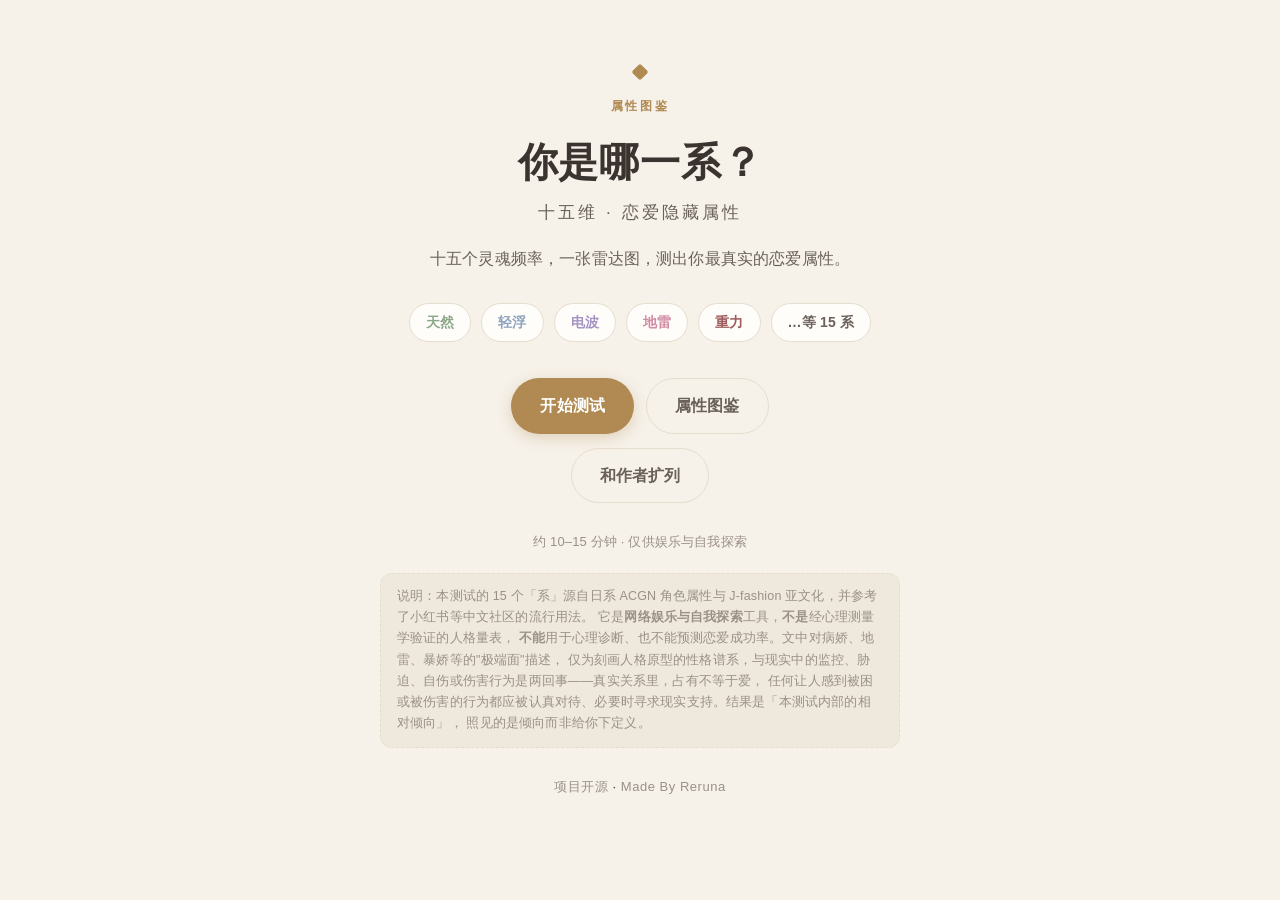
<file: 15test/index.html>
<!DOCTYPE html>
<html lang="zh-CN">
<head>
  <meta charset="UTF-8" />
  <meta name="viewport" content="width=device-width, initial-scale=1.0" />
  <title>十五维恋爱属性测试 · 你是哪一系？</title>
  <link rel="stylesheet" href="css/base.css" />
  <link rel="stylesheet" href="css/components.css" />
  <link rel="stylesheet" href="css/pages.css" />
</head>
<body>
  <main class="home">
    <div class="hero">
      <div class="diamond"></div>
      <p class="eyebrow" style="margin-top:18px;">属性图鉴</p>
      <h1>你是哪一系？</h1>
      <p class="subtitle">十五维 · 恋爱隐藏属性</p>
      <p class="intro">十五个灵魂频率，一张雷达图，测出你最真实的恋爱属性。</p>

      <div class="type-tags">
        <span class="type-tag" style="color:var(--t-natural)">天然</span>
        <span class="type-tag" style="color:var(--t-qingfu)">轻浮</span>
        <span class="type-tag" style="color:var(--t-dianbo)">电波</span>
        <span class="type-tag" style="color:var(--t-dilei)">地雷</span>
        <span class="type-tag" style="color:var(--t-zhongli)">重力</span>
        <span class="type-tag muted">…等 15 系</span>
      </div>

      <div class="cta-row">
        <a class="btn btn-primary" href="test.html" id="start-btn">开始测试</a>
        <a class="btn btn-ghost" href="codex.html">属性图鉴</a>
      </div>
      <div id="resume-row" class="cta-row hidden" style="margin-top:14px;">
        <a class="btn btn-ghost" href="test.html?resume=1" id="resume-btn">继续上次（已答 <span id="resume-count">0</span> 题）</a>
      </div>
      <div class="cta-row" style="margin-top:14px;">
        <a class="btn btn-ghost" href="author.html">和作者扩列</a>
      </div>

      <p class="footnote">约 10–15 分钟 · 仅供娱乐与自我探索</p>

      <p class="disclaimer" style="max-width:520px;margin:20px auto 0;text-align:left;">
        说明：本测试的 15 个「系」源自日系 ACGN 角色属性与 J-fashion 亚文化，并参考了小红书等中文社区的流行用法。
        它是<strong>网络娱乐与自我探索</strong>工具，<strong>不是</strong>经心理测量学验证的人格量表，
        <strong>不能</strong>用于心理诊断、也不能预测恋爱成功率。文中对病娇、地雷、暴娇等的"极端面"描述，
        仅为刻画人格原型的性格谱系，与现实中的监控、胁迫、自伤或伤害行为是两回事——真实关系里，占有不等于爱，
        任何让人感到被困或被伤害的行为都应被认真对待、必要时寻求现实支持。结果是「本测试内部的相对倾向」，
        照见的是倾向而非给你下定义。
      </p>
    </div>
    <footer class="site-footer"><a href="opensource.html">项目开源</a> · <a href="author.html">Made By Reruna</a></footer>
  </main>

  <script type="module">
    import { loadProgress } from './js/core/storage.js';
    const p = loadProgress();
    if (p && Object.keys(p.answers).length > 0) {
      document.getElementById('resume-row').classList.remove('hidden');
      document.getElementById('resume-count').textContent = Object.keys(p.answers).length;
      document.getElementById('start-btn').textContent = '重新开始';
      document.getElementById('start-btn').href = 'test.html?restart=1';
    }
  </script>
</body>
</html>
</file>
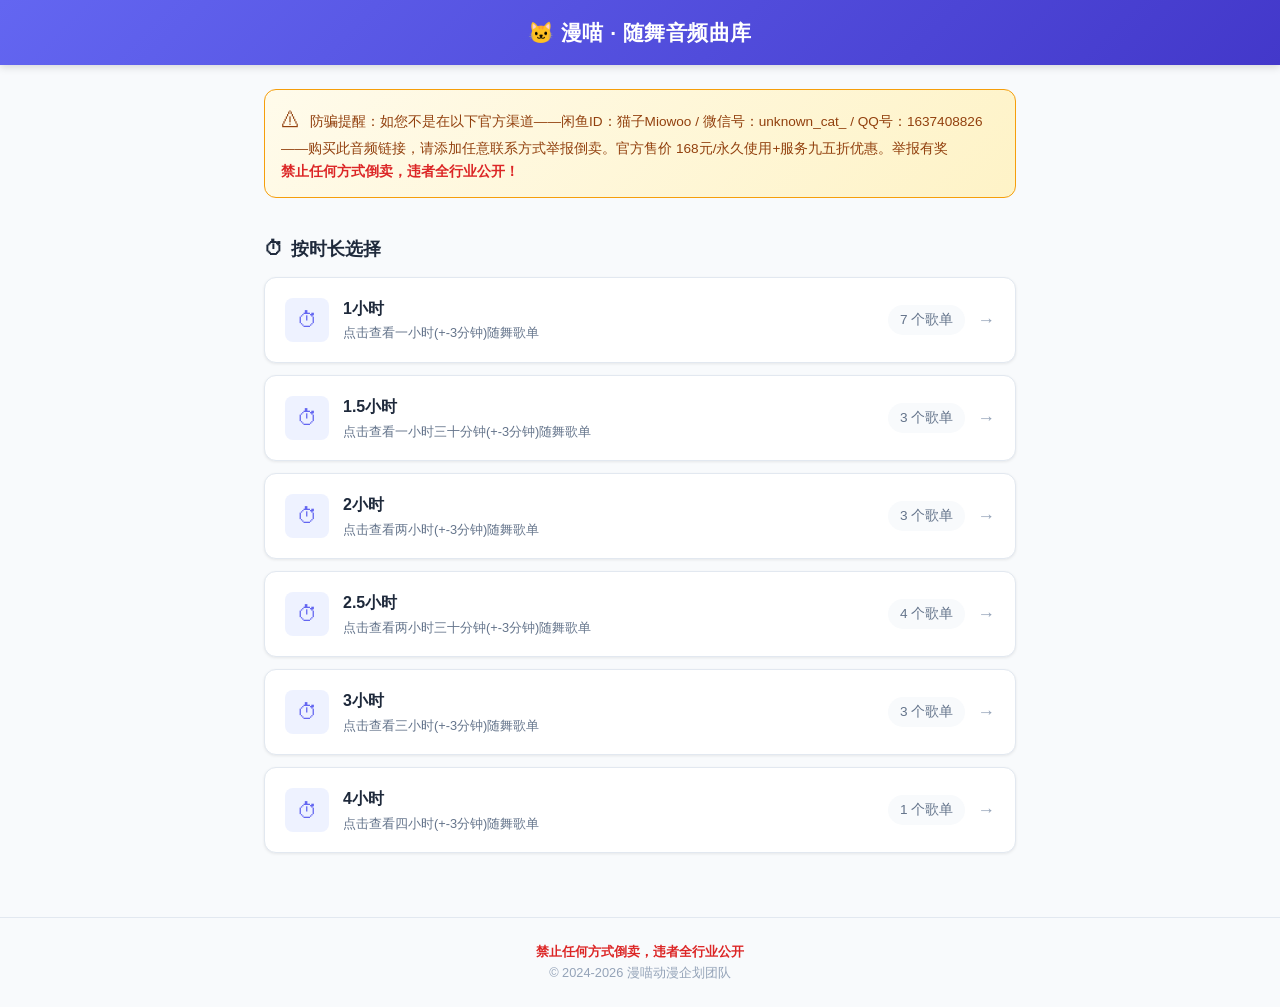
<file: dancing/index.html>
<!DOCTYPE html>
<html lang="zh-CN">
<head>
<meta charset="UTF-8">
<meta name="viewport" content="width=device-width, initial-scale=1.0">
<meta name="description" content="漫喵-随舞音频曲库">
<meta name="theme-color" content="#6366f1">
<title>漫喵-随舞音频曲库</title>
<link rel="stylesheet" href="assets/css/style.css?v=2">
</head>
<body>

<div class="app-header">
  <h1>🐱 漫喵 · 随舞音频曲库</h1>
</div>

<main class="app-main">
  <!-- Notice Banner -->
  <div class="notice-banner" id="notice-banner">
    <span id="notice-text">加载中...</span>
  </div>

  <!-- Breadcrumb -->
  <nav class="breadcrumb" id="breadcrumb" aria-label="面包屑导航"></nav>

  <!-- Dynamic Content Area -->
  <div id="app-content">
    <div class="loading"><div class="spinner"></div><p>加载中...</p></div>
  </div>
</main>

<footer class="app-footer">
  <span id="footer-text">© 漫喵随舞音频</span>
</footer>

<script src="assets/js/main.js?v=2"></script>
</body>
</html>
</file>
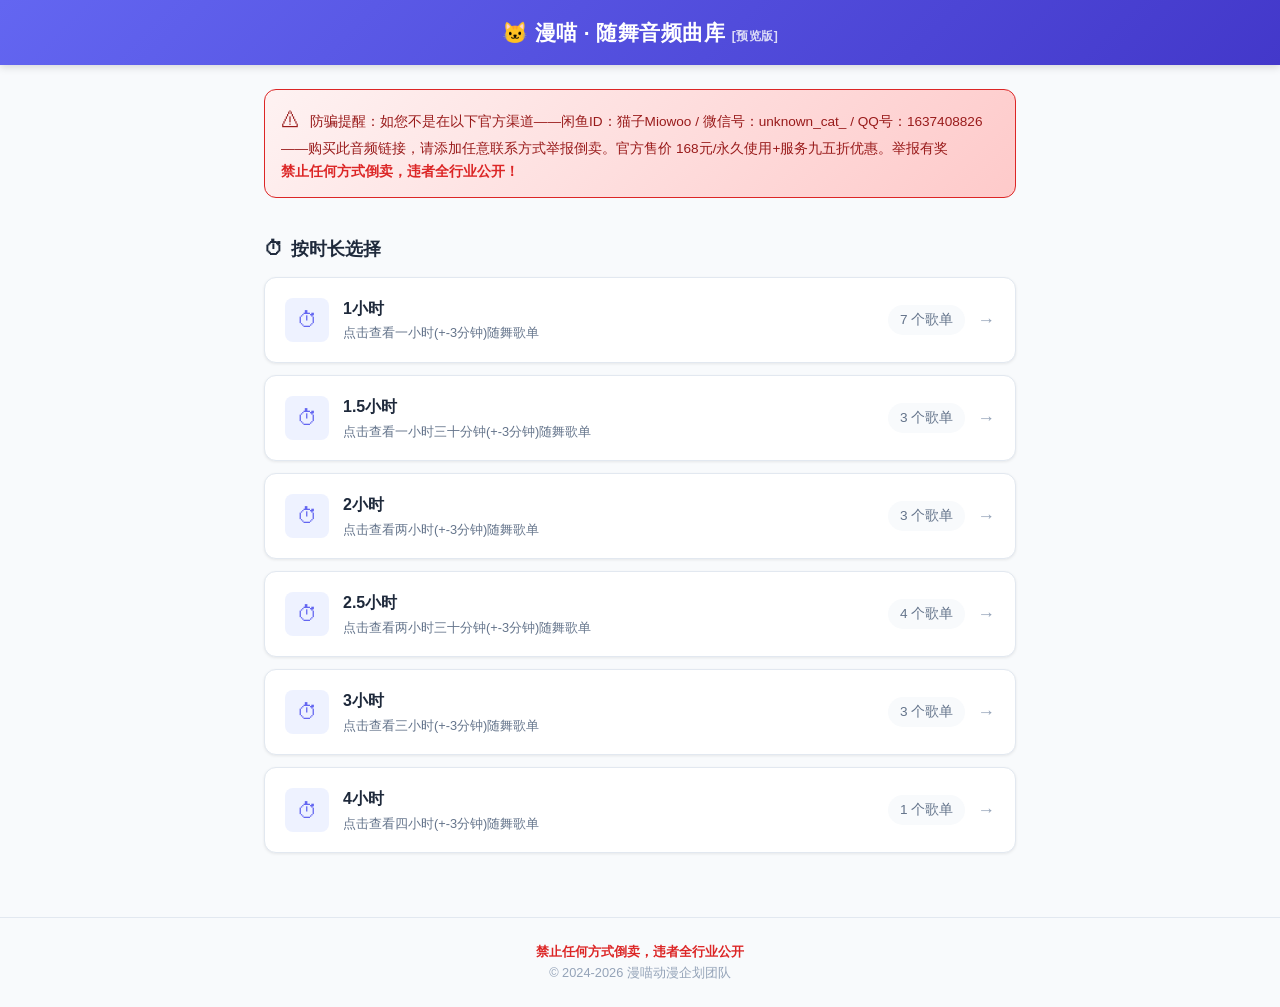
<file: dancing_preview/index.html>
<!DOCTYPE html>
<html lang="zh-CN">
<head>
<meta charset="UTF-8">
<meta name="viewport" content="width=device-width, initial-scale=1.0">
<meta name="description" content="漫喵-随舞音频曲库（预览版）">
<meta name="theme-color" content="#6366f1">
<title>漫喵随舞 · 预览版</title>
<link rel="stylesheet" href="../dancing/assets/css/style.css?v=2">
</head>
<body>

<div class="app-header">
  <h1>🐱 漫喵 · 随舞音频曲库 <span style="font-size:.75rem;opacity:.8">[预览版]</span></h1>
</div>

<main class="app-main">
  <!-- Preview Notice -->
  <div class="notice-banner" id="notice-banner" style="background:linear-gradient(135deg,#fef2f2,#fecaca);border-color:#dc2626;color:#991b1b;">
    <span id="notice-text">🔒 预览版 · 仅展示目录结构，下载功能需购买后解锁<br><span style="color:#dc2626;font-weight:600">禁止任何方式倒卖，违者全行业公开</span></span>
  </div>

  <nav class="breadcrumb" id="breadcrumb" aria-label="面包屑导航"></nav>

  <div id="app-content">
    <div class="loading"><div class="spinner"></div><p>加载中...</p></div>
  </div>
</main>

<footer class="app-footer">
  <span id="footer-text"><span style="color:#dc2626;font-weight:600">禁止任何方式倒卖，违者全行业公开</span><br>漫喵随舞 · 预览版</span>
</footer>

<script src="../dancing/assets/js/main.js?v=2"></script>
<script>
// 预览版覆盖: 下载按钮 → 购买弹窗
(function() {
  var origOpenModal = window._origOpenModal;

  // 等待原 main.js 加载完成后，替换下载按钮行为
  function patchDownload() {
    var btns = document.querySelectorAll('.btn-download');
    btns.forEach(function(btn) {
      btn.removeAttribute('href');
      btn.removeAttribute('target');
      btn.className = 'btn btn-outline';
      btn.innerHTML = '<svg viewBox="0 0 24 24" fill="none" stroke="currentColor" stroke-width="2" width="18" height="18"><rect x="3" y="11" width="18" height="11" rx="2" ry="2"/><path d="M7 11V7a5 5 0 0110 0v4"/></svg> 购买后下载';
      btn.onclick = showPurchaseModal;
    });
  }

  function showPurchaseModal() {
    var modal = document.querySelector('.modal-overlay');
    if (modal) modal.remove();

    var overlay = document.createElement('div');
    overlay.className = 'modal-overlay';
    overlay.setAttribute('role', 'dialog');
    overlay.setAttribute('aria-label', '购买信息');
    overlay.innerHTML = '<div class="modal-content">' +
      '<div class="modal-header"><h2>🔒 预览版限制</h2><button class="modal-close" aria-label="关闭">✕</button></div>' +
      '<div class="modal-body">' +
        '<p style="font-size:.95rem;margin-bottom:16px;color:#991b1b">下载功能需要购买正式版后解锁</p>' +
        '<div style="background:#f3f4f6;border-radius:8px;padding:14px 16px;margin-bottom:12px">' +
          '<div style="font-weight:600;margin-bottom:8px">📦 官方售价</div>' +
          '<div style="font-size:1.3rem;font-weight:700;color:#6366f1">168元</div>' +
          '<div style="font-size:.85rem;color:#64748b">永久使用 + 服务九五折优惠</div>' +
        '</div>' +
        '<div style="background:#fef3c7;border-radius:8px;padding:14px 16px">' +
          '<div style="font-weight:600;margin-bottom:8px">📞 官方购买渠道</div>' +
          '<div style="font-size:.9rem;line-height:1.8">' +
            '<div>🐟 闲鱼ID：<strong>猫子Miowoo</strong></div>' +
            '<div>💬 微信：<strong>unknown_cat_</strong></div>' +
            '<div>🐧 QQ：<strong>1637408826</strong></div>' +
          '</div>' +
        '</div>' +
        '<div style="margin-top:12px;font-size:.82rem;color:#64748b">如您已购买，请从购买渠道获取正式版访问链接</div>' +
      '</div></div>';
    document.body.appendChild(overlay);

    var closeBtn = overlay.querySelector('.modal-close');
    closeBtn.onclick = function() {
      overlay.classList.add('closing');
      setTimeout(function() { if (overlay.parentNode) overlay.remove(); }, 150);
    };
    overlay.addEventListener('click', function(e) {
      if (e.target === overlay) {
        overlay.classList.add('closing');
        setTimeout(function() { if (overlay.parentNode) overlay.remove(); }, 150);
      }
    });
    closeBtn.focus();
  }

  // 用 MutationObserver 监听内容变化, 自动 patch 下载按钮
  var observer = new MutationObserver(function() {
    patchDownload();
  });
  observer.observe(document.getElementById('app-content'), { childList: true, subtree: true });

  // 首次 patch
  setTimeout(patchDownload, 500);
  document.addEventListener('keydown', function(e) {
    if (e.key === 'Escape') {
      var modal = document.querySelector('.modal-overlay');
      if (modal) {
        modal.classList.add('closing');
        setTimeout(function() { if (modal.parentNode) modal.remove(); }, 150);
      }
    }
  });
})();
</script>
</body>
</html>
</file>
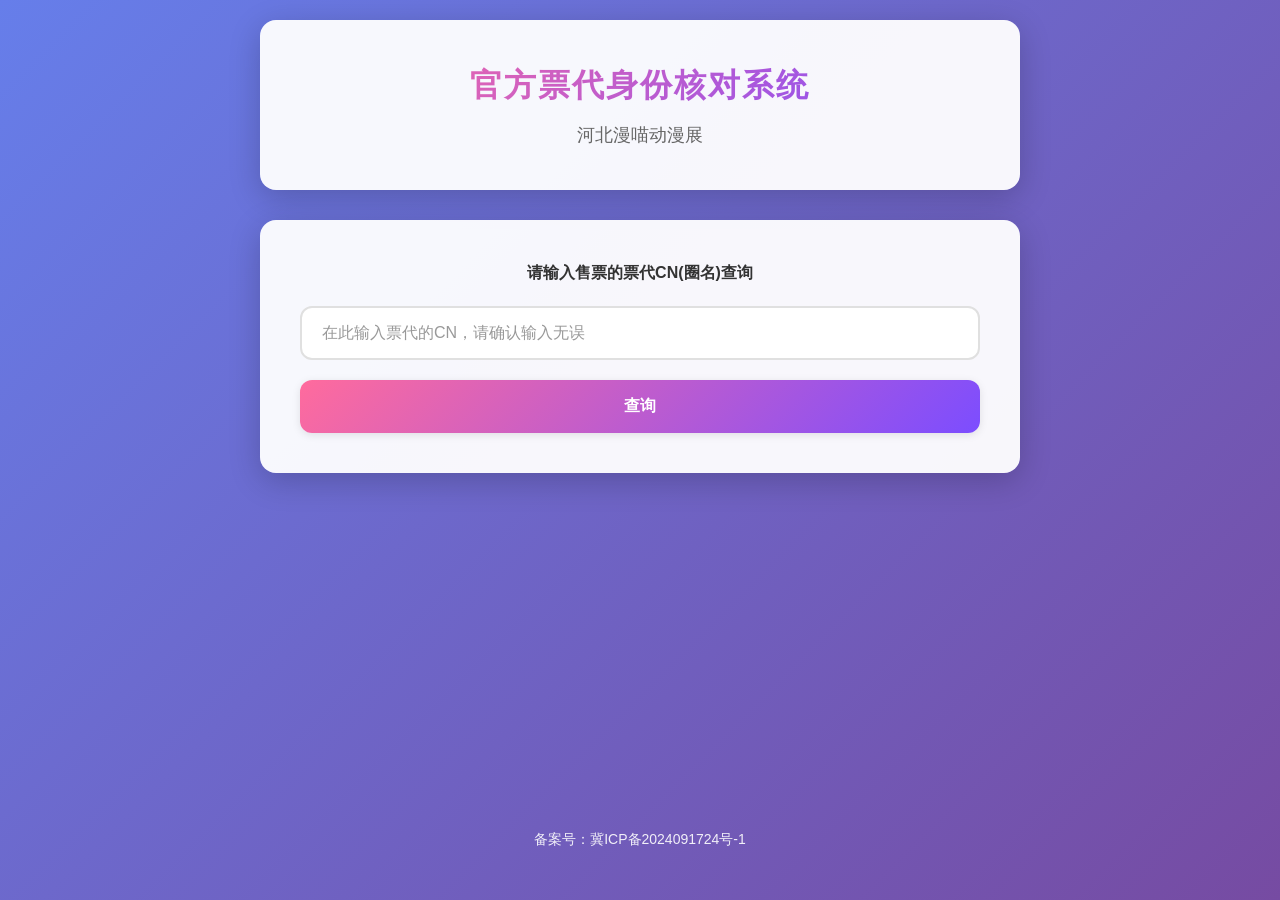
<file: ticket/index.html>
<!DOCTYPE html>
<html lang="zh-CN">
<head>
  <meta charset="UTF-8">
  <meta name="viewport" content="width=device-width, initial-scale=1.0">
  <meta name="description" content="河北漫喵动漫展官方票代身份核对系统">
  <title>官方票代身份核对系统 - 河北漫喵动漫展</title>
  <link rel="stylesheet" href="./styles/main.css">
</head>
<body>
  <div class="container">
    <!-- 头部 -->
    <header class="header">
      <h1 class="header-title">官方票代身份核对系统</h1>
      <p class="header-subtitle">河北漫喵动漫展</p>
    </header>

    <!-- 主要内容区 -->
    <main class="main">
      <div class="query-section">
        <div class="query-box">
          <label for="cnInput" class="query-label">请输入售票的票代CN(圈名)查询</label>
          <input 
            type="text" 
            id="cnInput" 
            class="query-input" 
            placeholder="在此输入票代的CN，请确认输入无误"
            autocomplete="off"
          >
          <button id="queryBtn" class="query-button">
            <span class="button-text">查询</span>
            <span class="button-loading" style="display: none;">查询中...</span>
          </button>
        </div>
      </div>

      <!-- 结果展示区 -->
      <div id="resultSection" class="result-section" style="display: none;">
        <!-- 查询结果将在这里动态显示 -->
      </div>
    </main>

    <!-- 底部 -->
    <footer class="footer">
      <p class="footer-text">备案号：<a href="https://beian.miit.gov.cn/" target="_blank" rel="noopener noreferrer">冀ICP备2024091724号-1</a></p>
    </footer>
  </div>

  <script src="./app.js"></script>
</body>
</html>
</file>
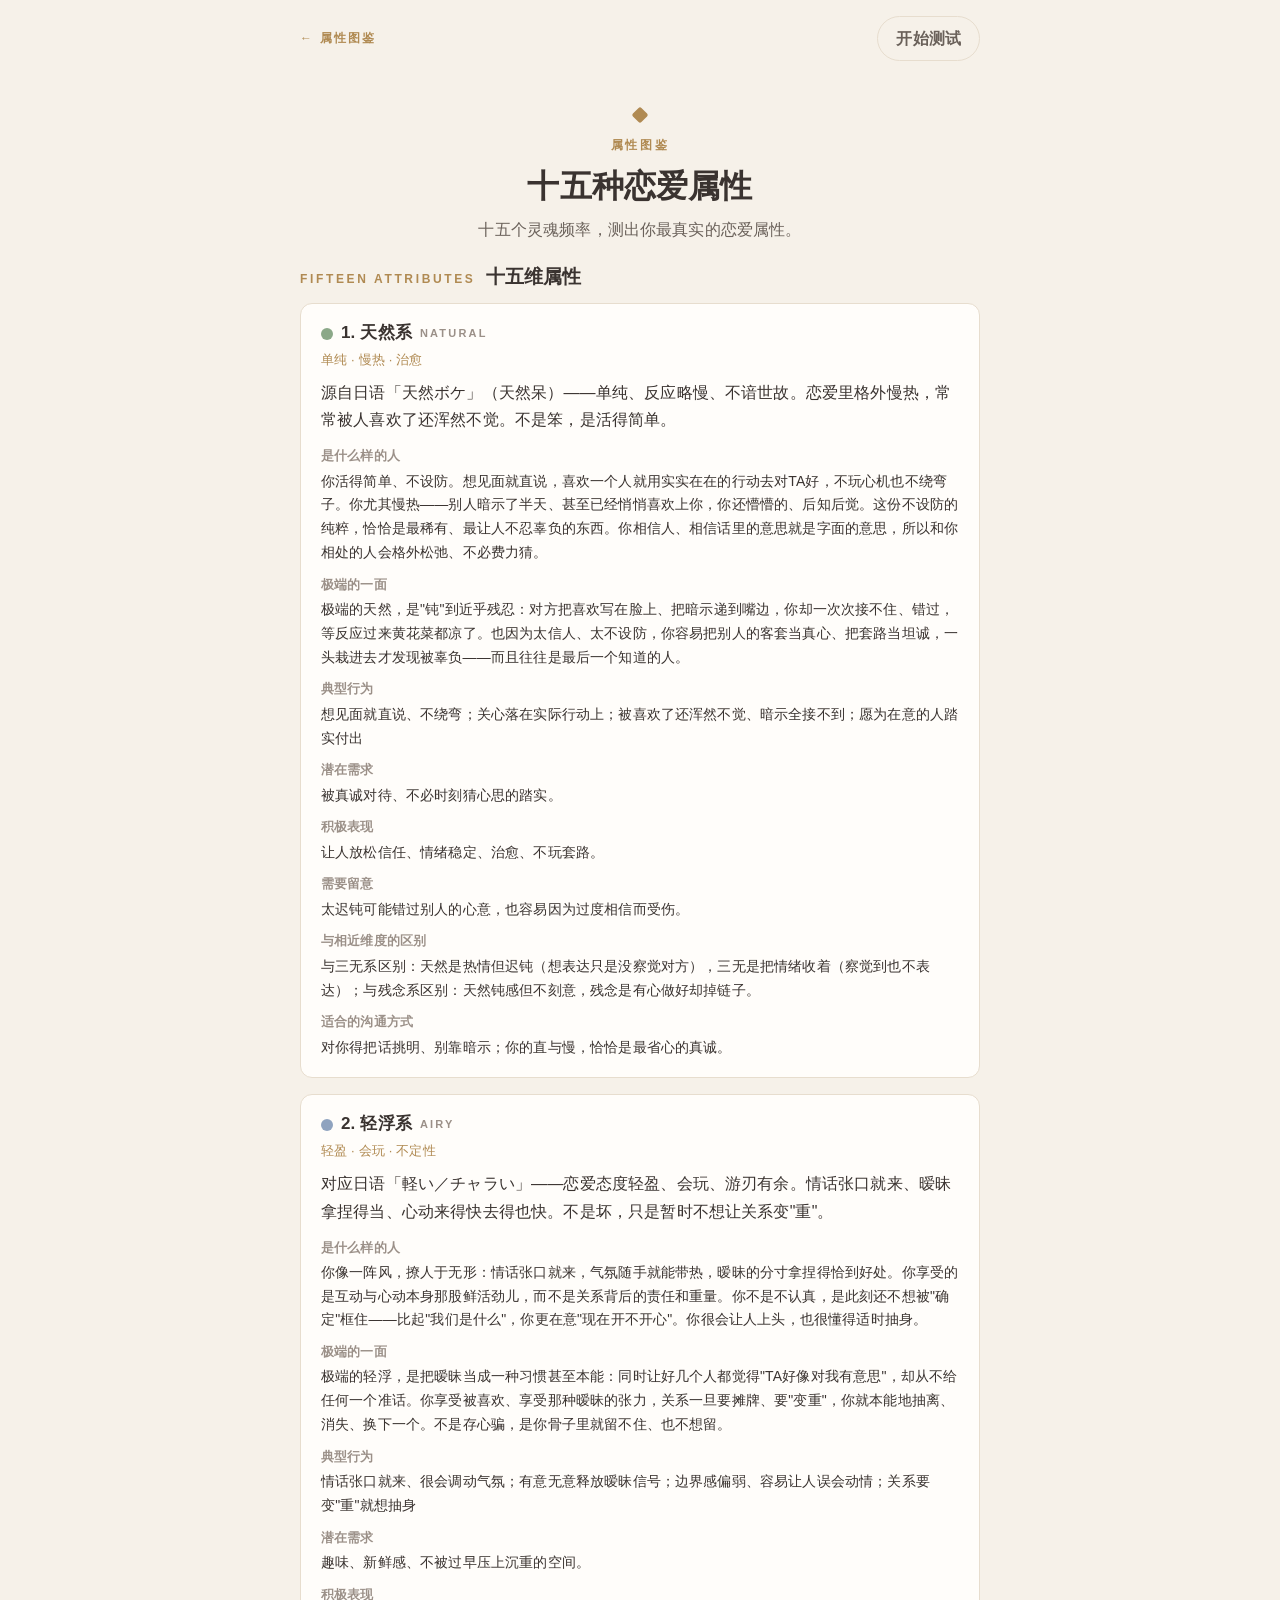
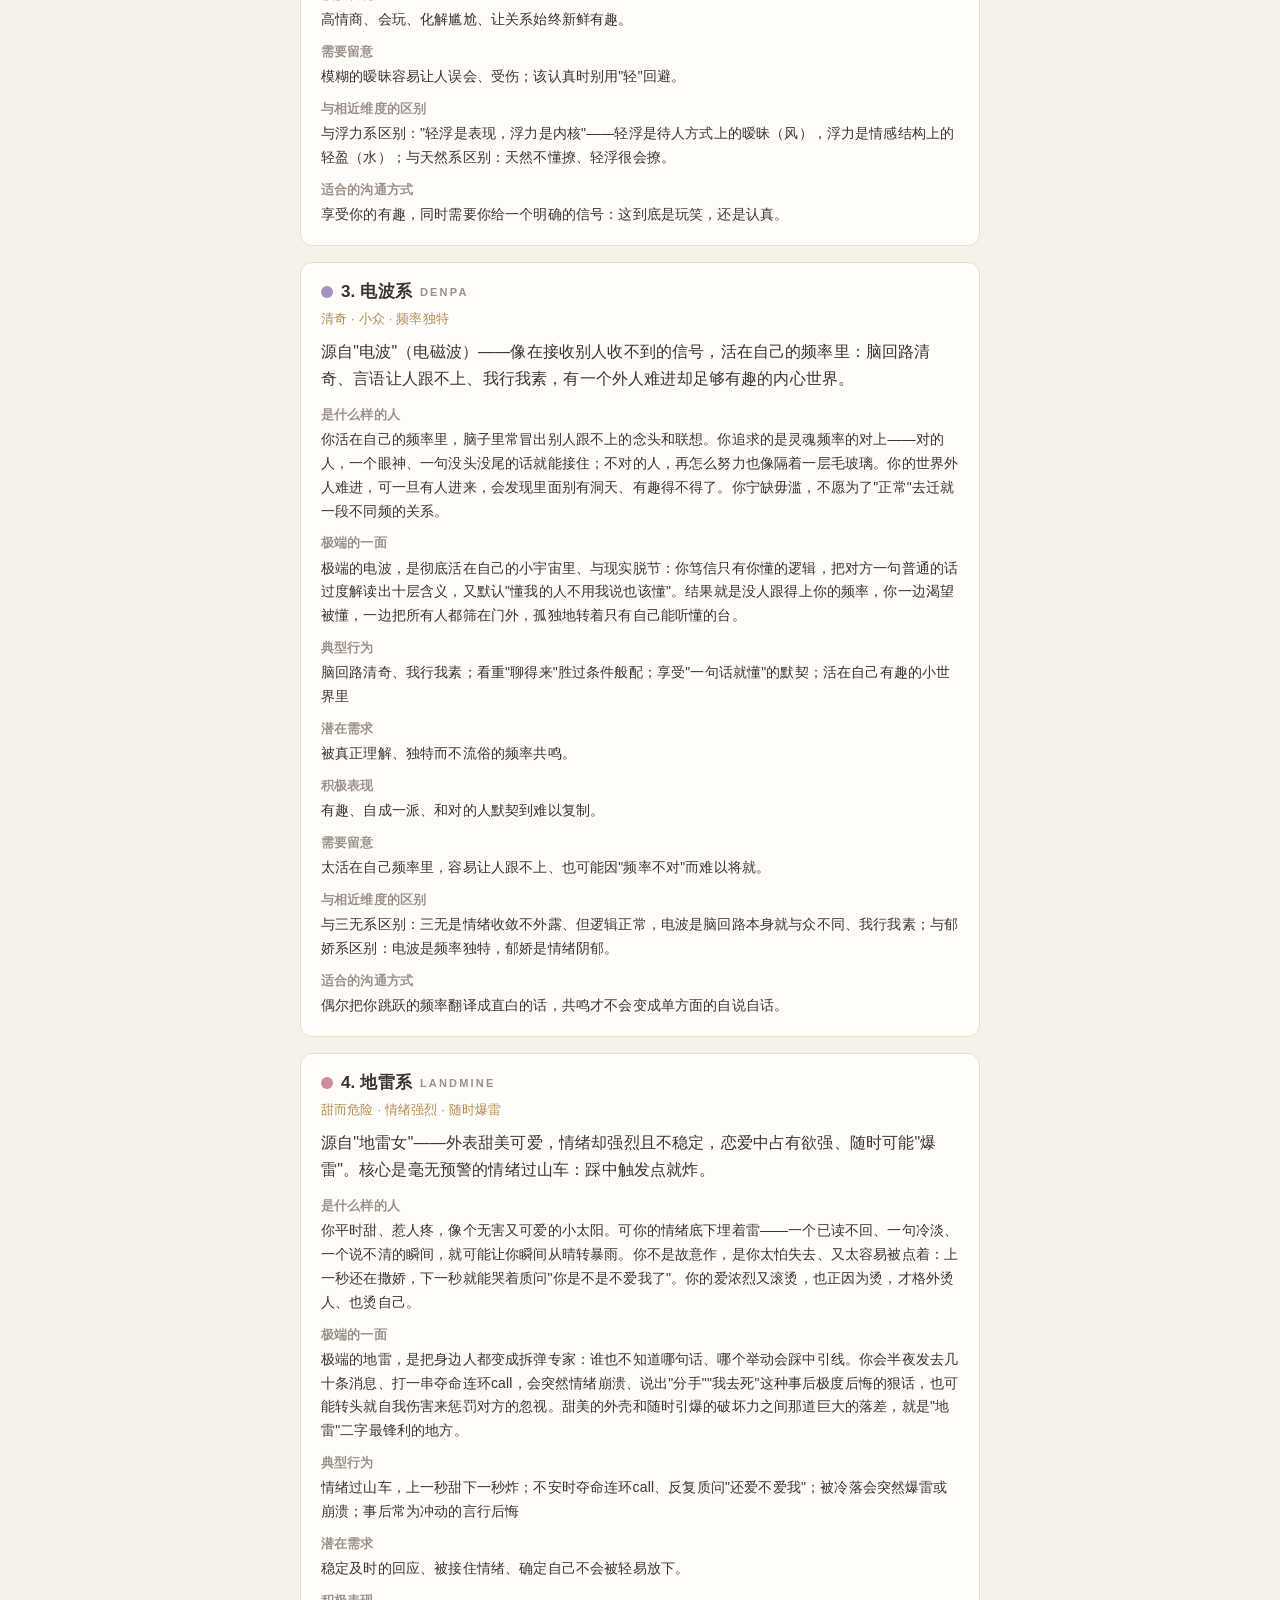
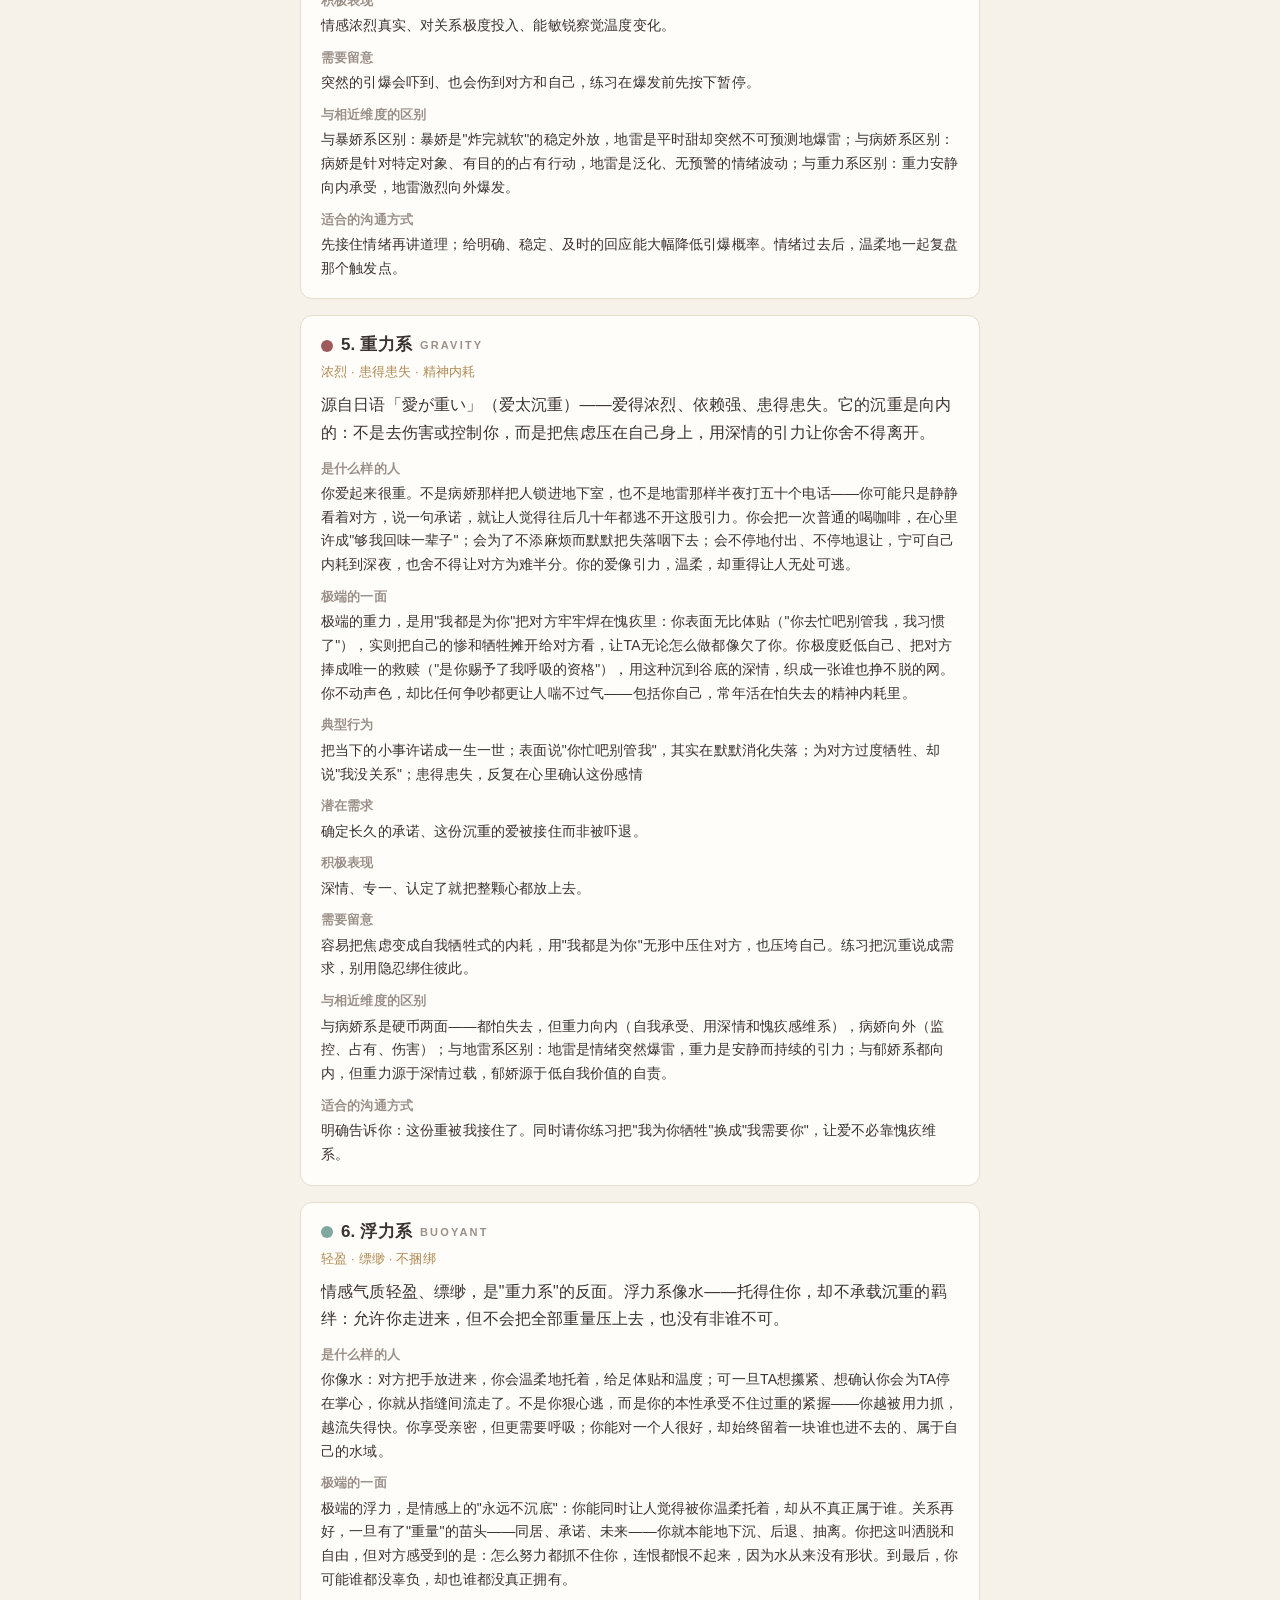
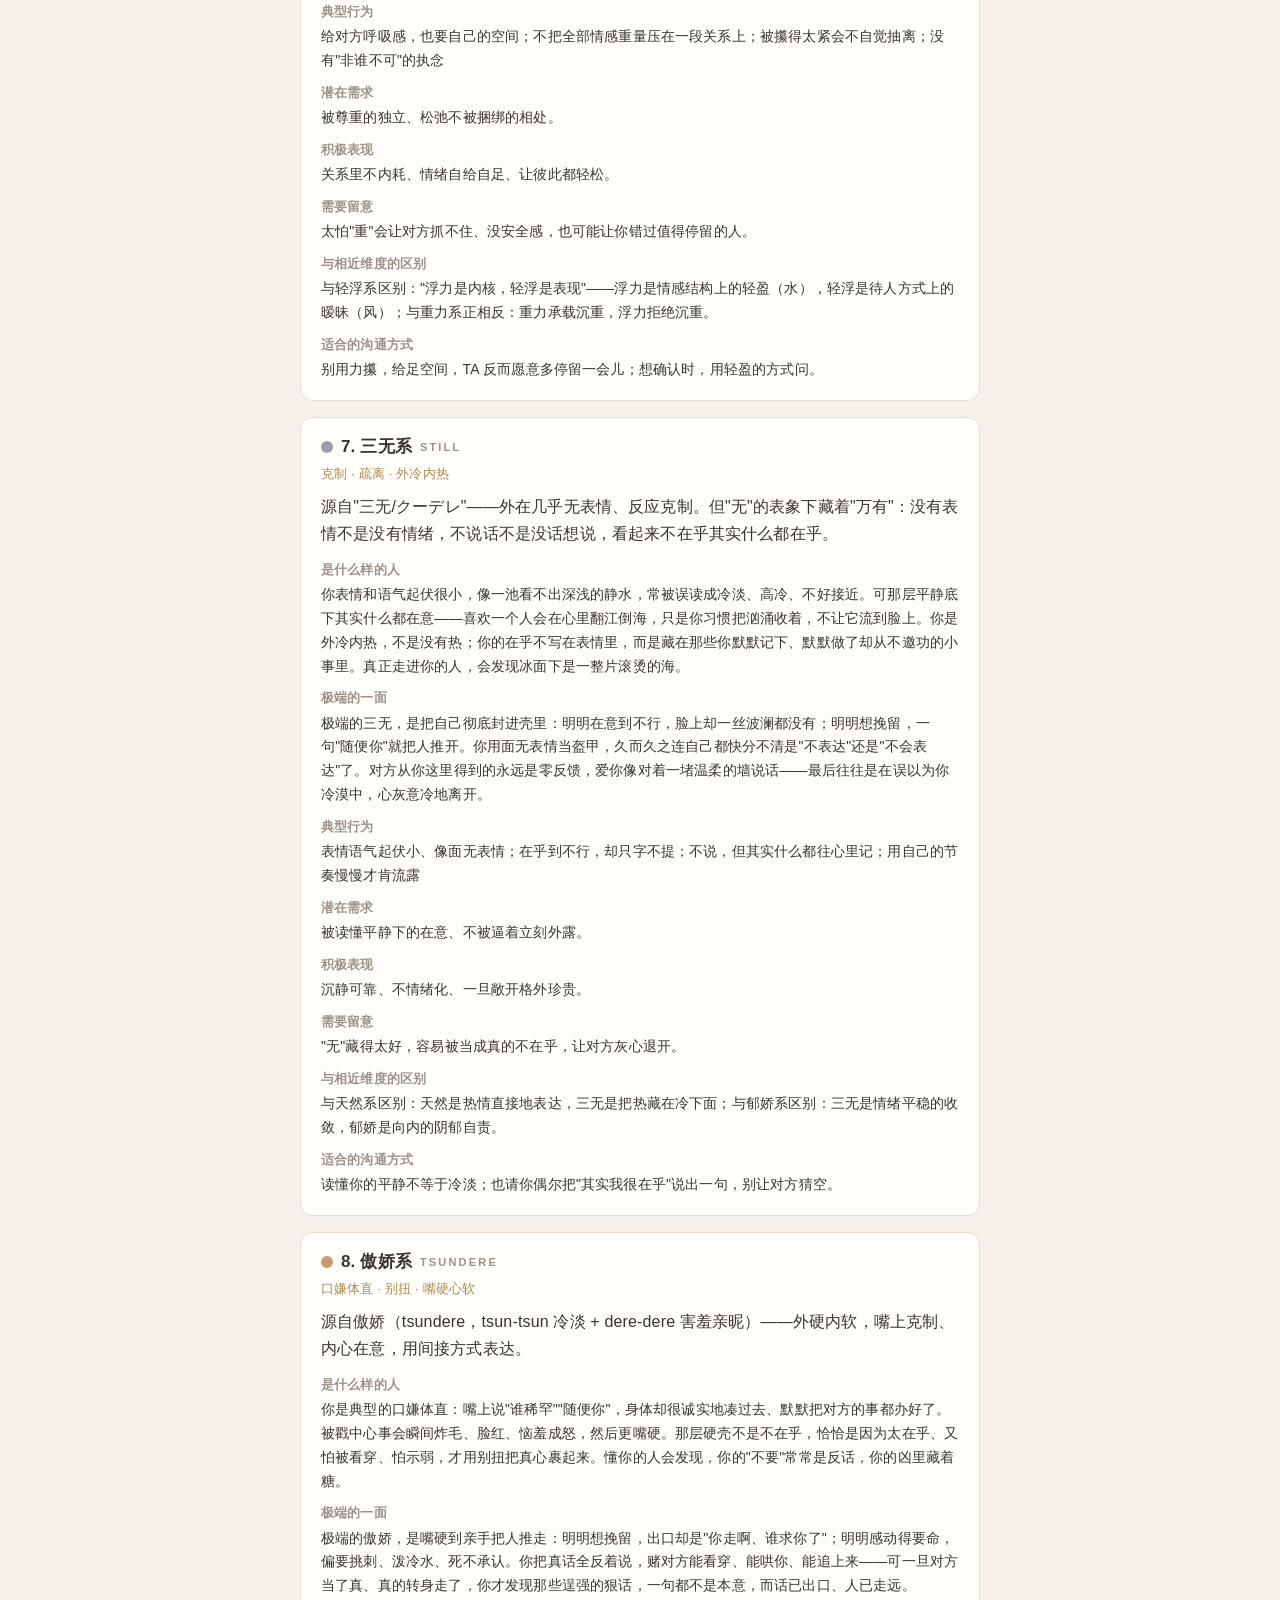
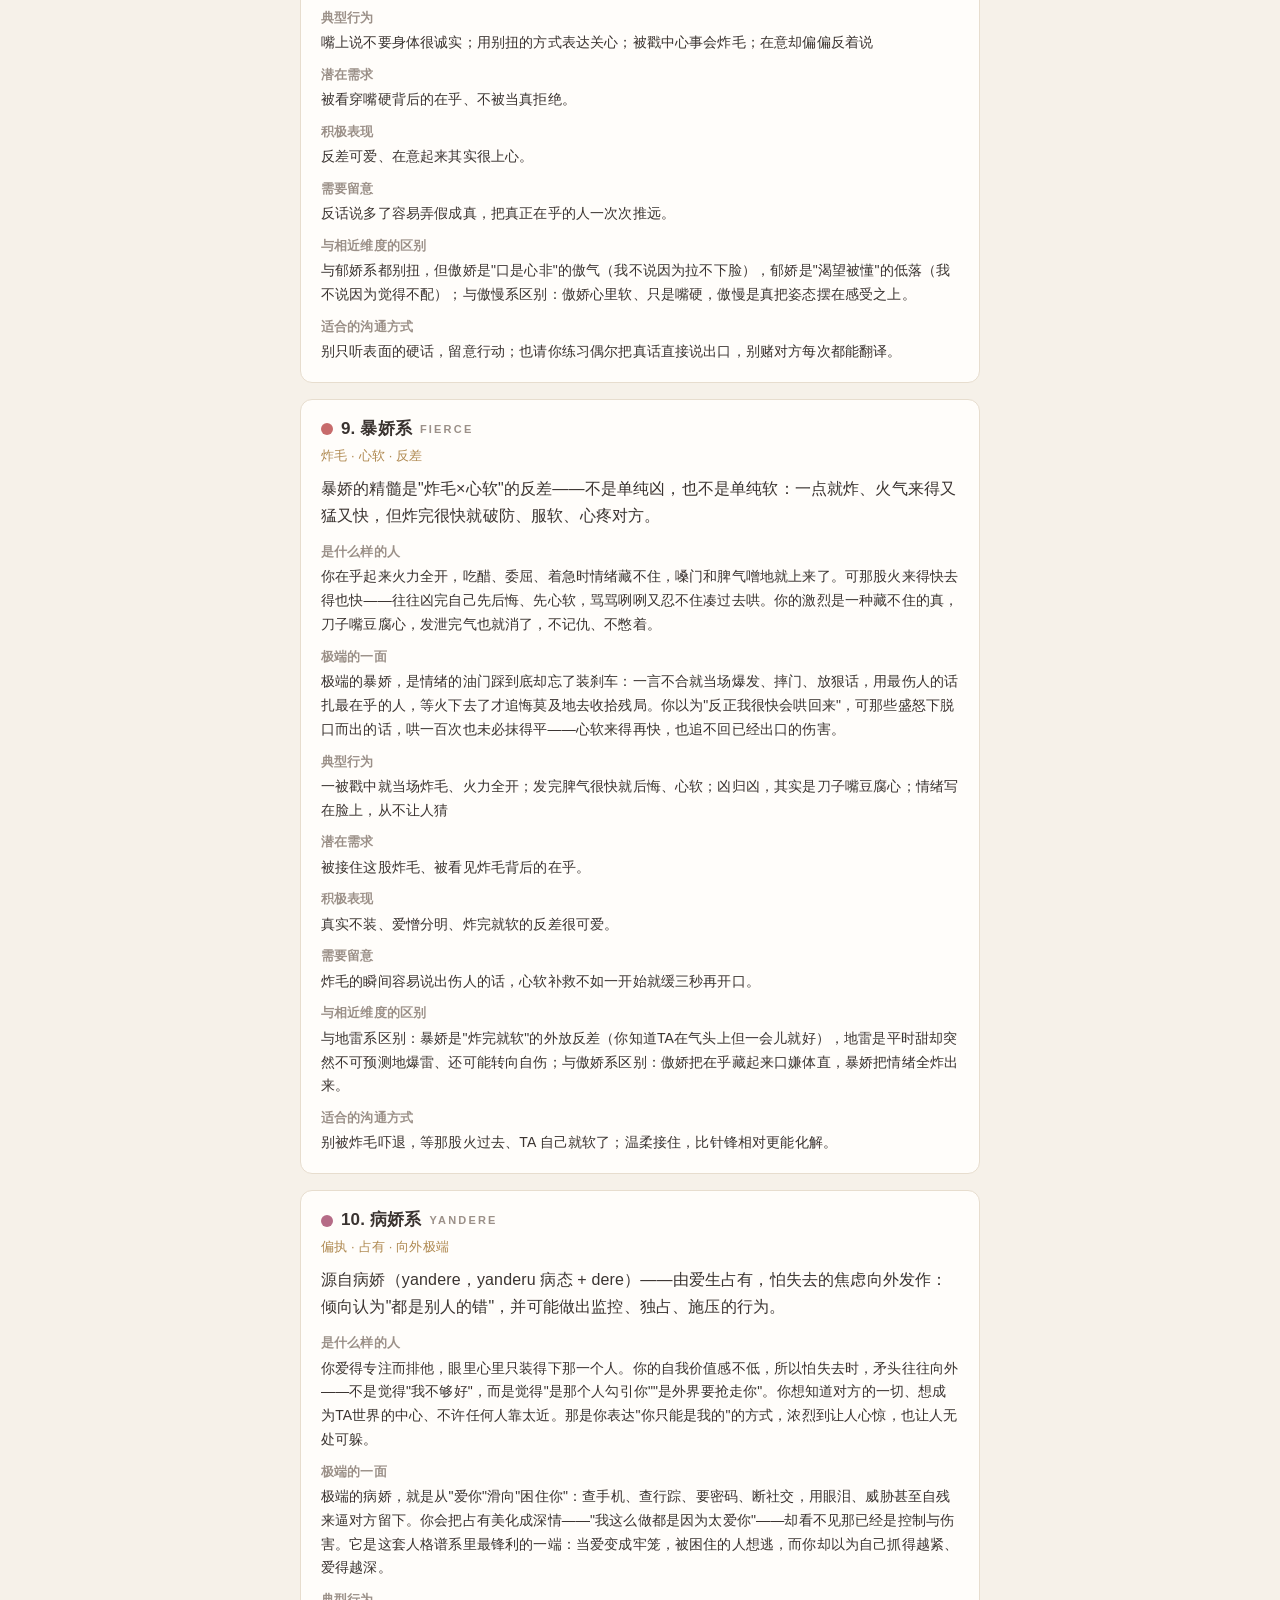
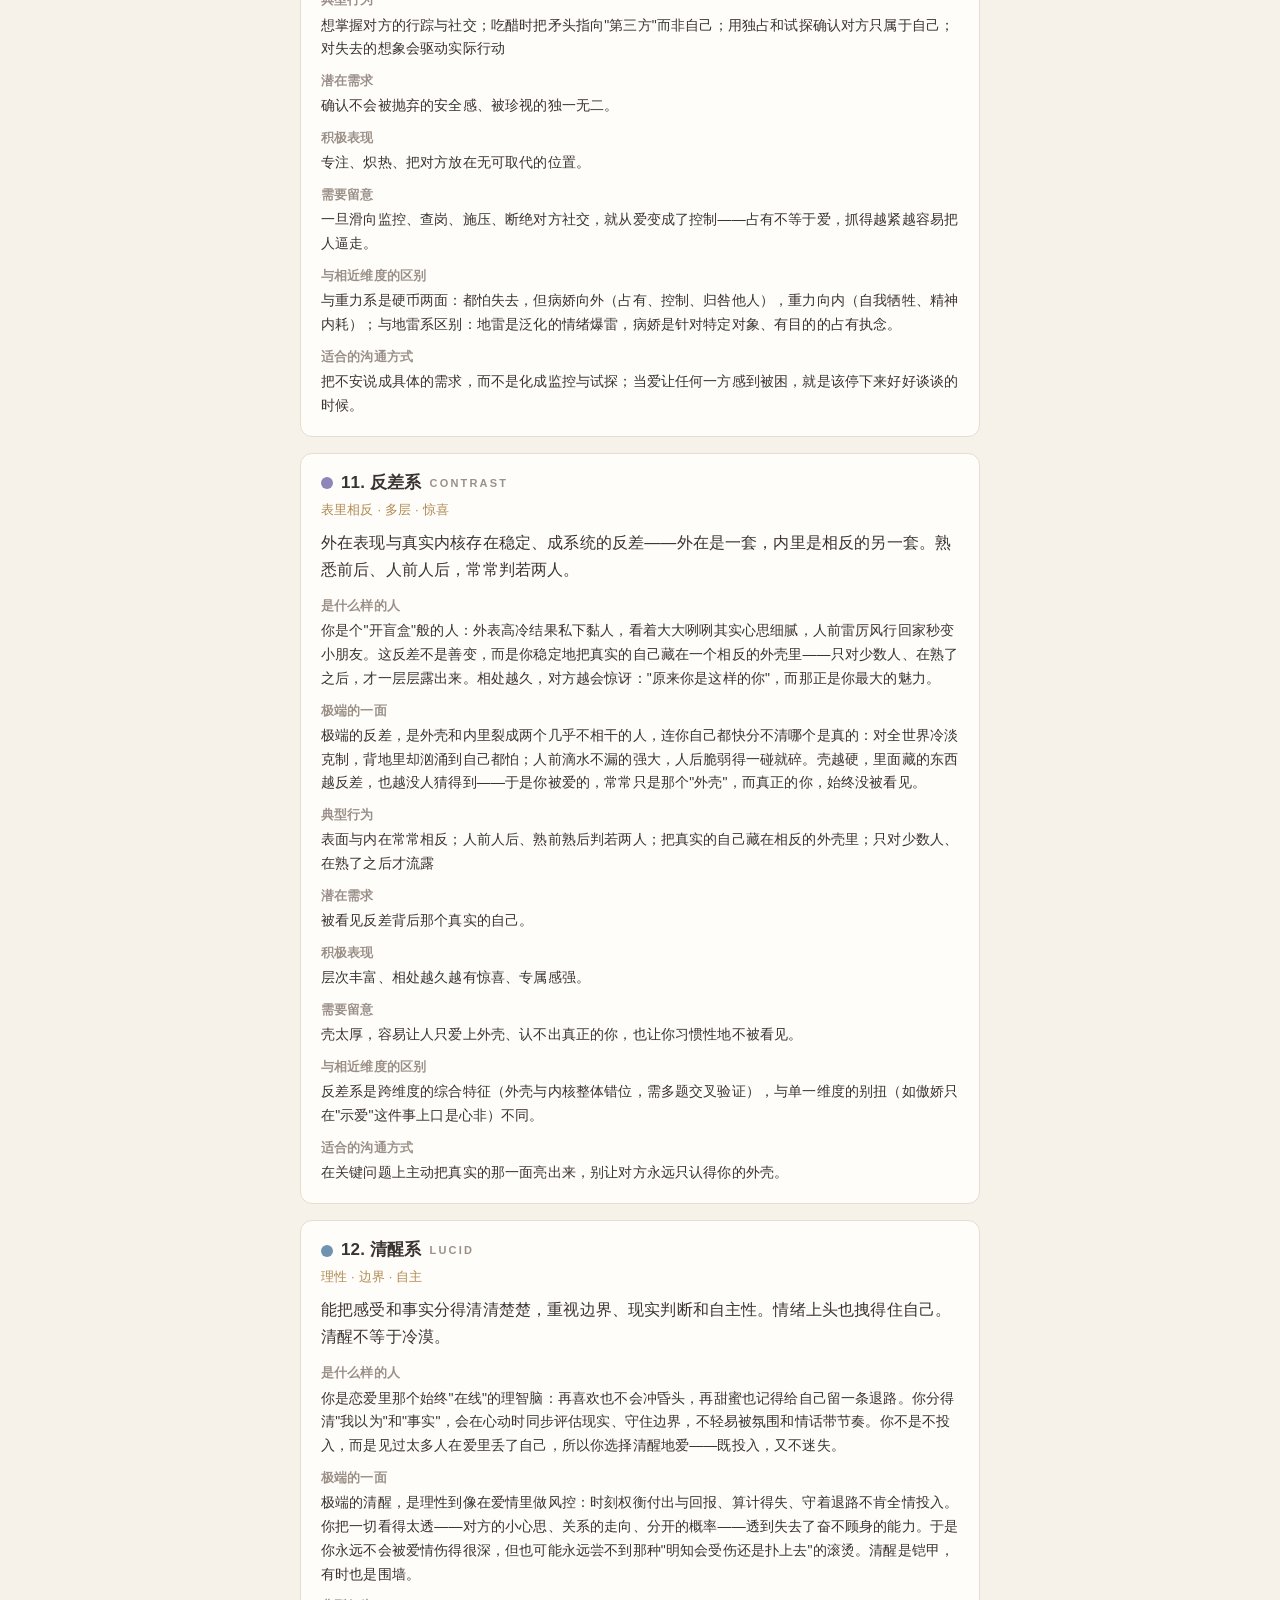
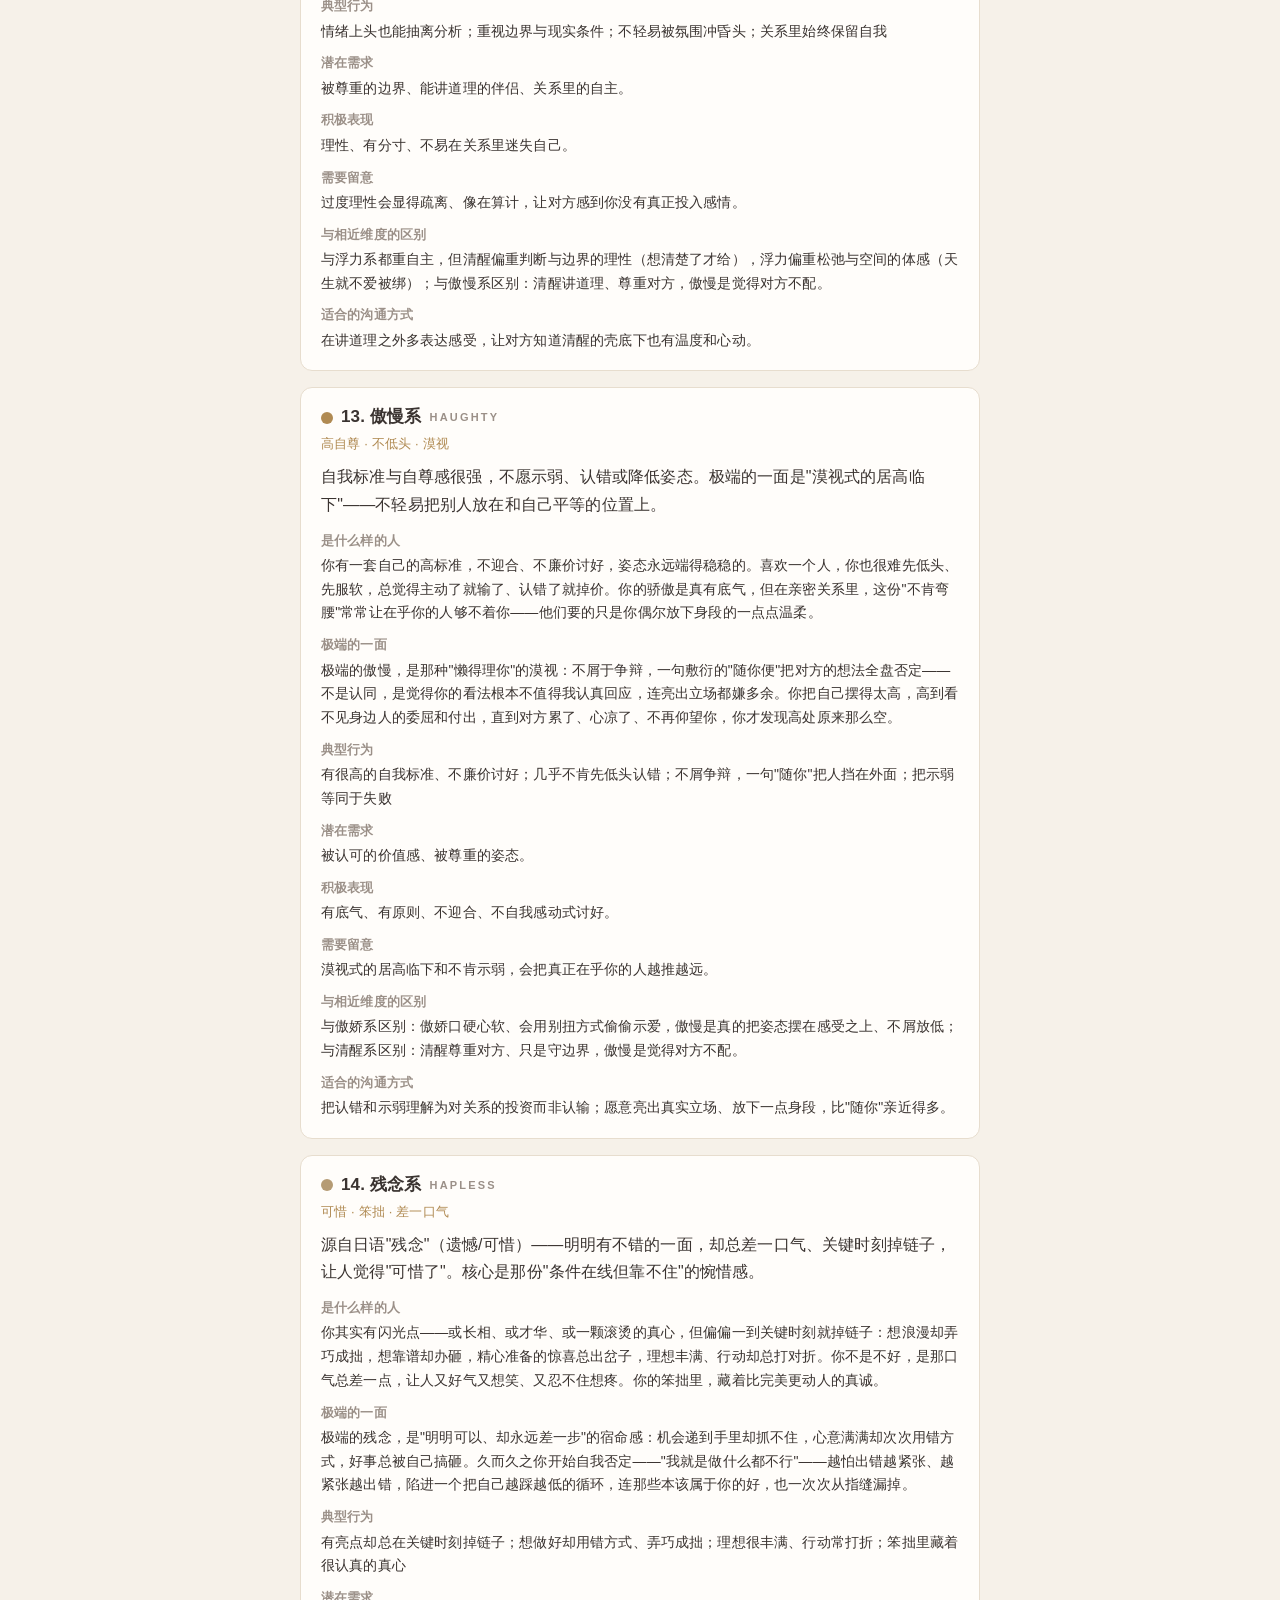
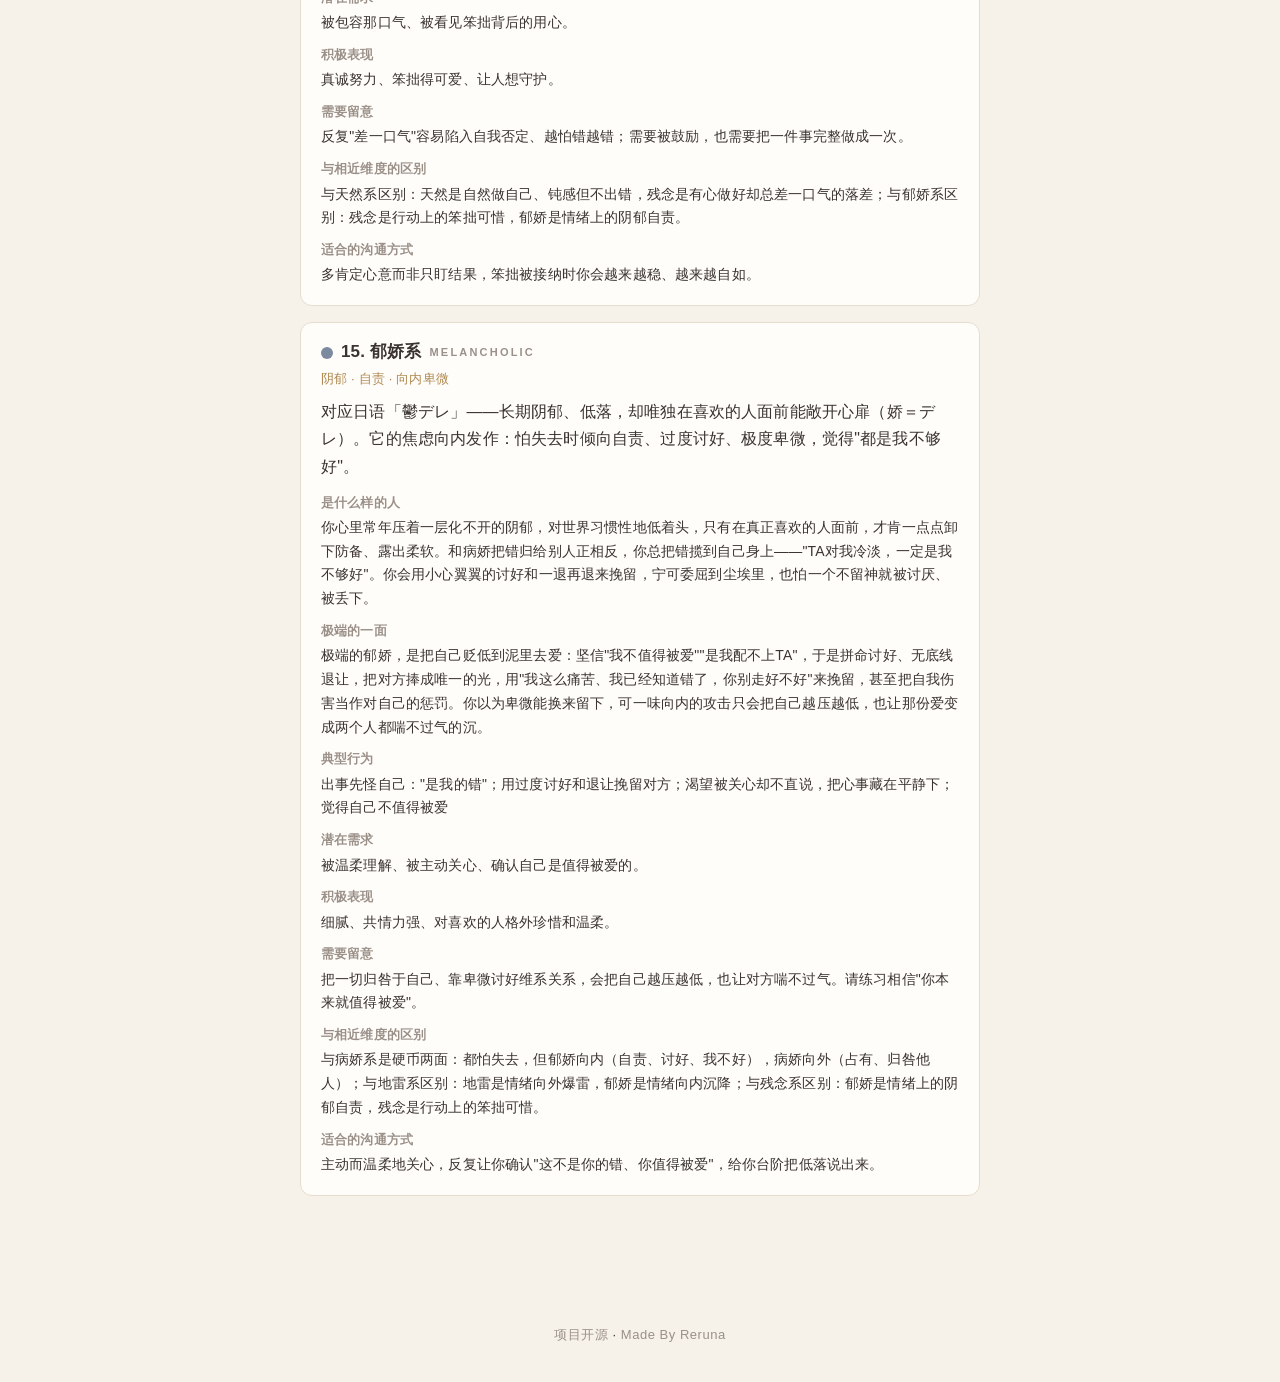
<file: 15test/codex.html>
<!DOCTYPE html>
<html lang="zh-CN">
<head>
  <meta charset="UTF-8" />
  <meta name="viewport" content="width=device-width, initial-scale=1.0" />
  <title>属性图鉴 · 十五维恋爱测试</title>
  <link rel="stylesheet" href="css/base.css" />
  <link rel="stylesheet" href="css/components.css" />
  <link rel="stylesheet" href="css/pages.css" />
</head>
<body>
  <div class="topbar">
    <a class="brand-mark" href="index.html">← 属性图鉴</a>
    <a class="btn btn-ghost" href="test.html" style="padding:8px 18px">开始测试</a>
  </div>

  <main class="wrap">
    <div class="result-head" style="margin-bottom:20px">
      <div class="diamond"></div>
      <p class="eyebrow" style="margin-top:14px">属性图鉴</p>
      <h1 style="font-size:32px;margin:8px 0">十五种恋爱属性</h1>
      <p class="muted">十五个灵魂频率，测出你最真实的恋爱属性。</p>
    </div>

    <section class="codex-section">
      <div class="card-title"><span class="eyebrow">FIFTEEN ATTRIBUTES</span><h2>十五维属性</h2></div>
      <div class="codex-grid" id="dims-grid"></div>
    </section>
  </main>
  <footer class="site-footer"><a href="opensource.html">项目开源</a> · <a href="author.html">Made By Reruna</a></footer>

  <script type="module" src="js/pages/codex.js"></script>
</body>
</html>
</file>
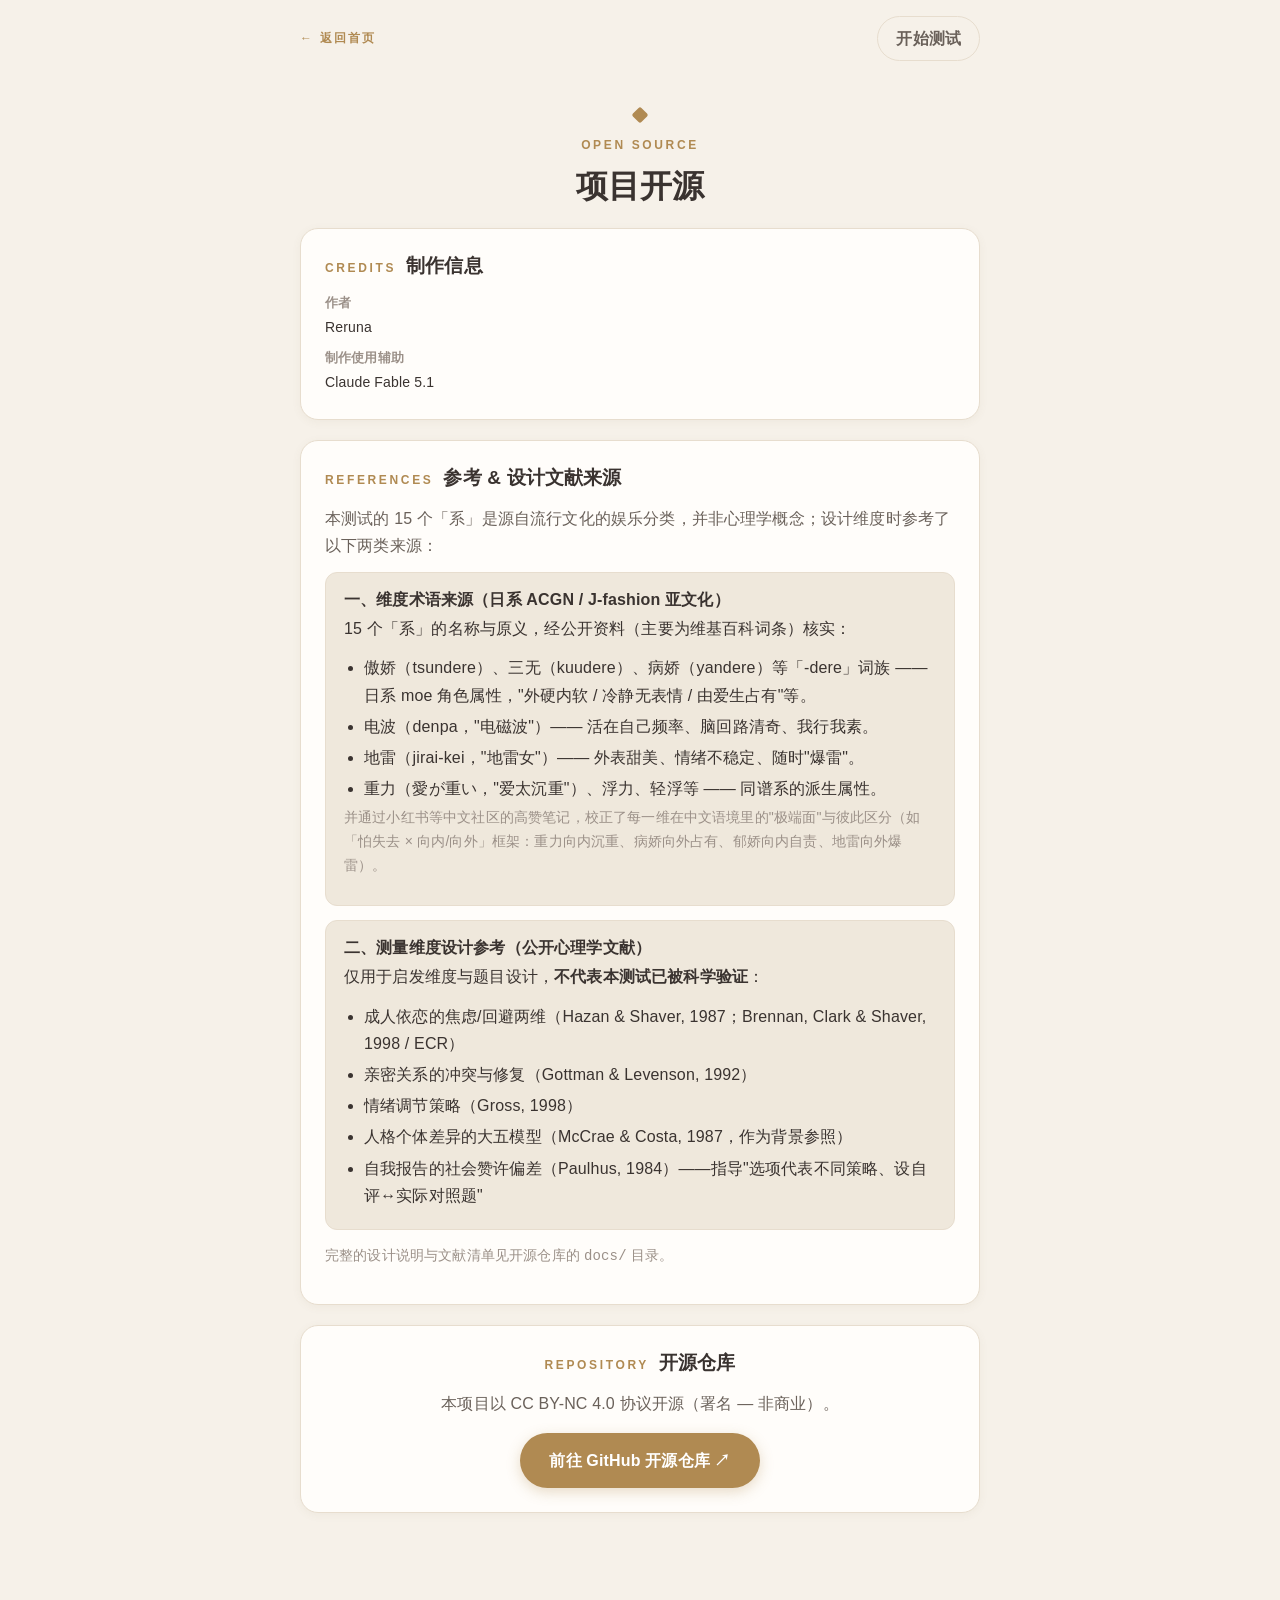
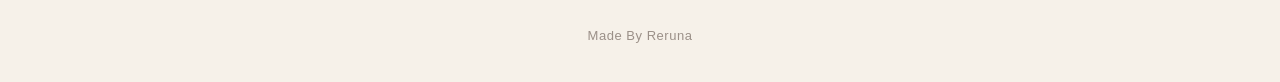
<file: 15test/opensource.html>
<!DOCTYPE html>
<html lang="zh-CN">
<head>
  <meta charset="UTF-8" />
  <meta name="viewport" content="width=device-width, initial-scale=1.0" />
  <title>项目开源 · 十五维恋爱测试</title>
  <link rel="stylesheet" href="css/base.css" />
  <link rel="stylesheet" href="css/components.css" />
  <link rel="stylesheet" href="css/pages.css" />
</head>
<body>
  <div class="topbar">
    <a class="brand-mark" href="index.html">← 返回首页</a>
    <a class="btn btn-ghost" href="test.html" style="padding:8px 18px">开始测试</a>
  </div>

  <main class="wrap">
    <div class="result-head" style="margin-bottom:20px">
      <div class="diamond"></div>
      <p class="eyebrow" style="margin-top:14px">OPEN SOURCE</p>
      <h1 style="font-size:32px;margin:8px 0">项目开源</h1>
    </div>

    <div class="card">
      <div class="card-title"><span class="eyebrow">CREDITS</span><h2>制作信息</h2></div>
      <dl class="attr-card" style="background:transparent;border:none;padding:0;margin:0">
        <dt>作者</dt><dd>Reruna</dd>
        <dt>制作使用辅助</dt><dd>Claude Fable 5.1</dd>
      </dl>
    </div>

    <div class="card">
      <div class="card-title"><span class="eyebrow">REFERENCES</span><h2>参考 &amp; 设计文献来源</h2></div>
      <p class="muted">本测试的 15 个「系」是源自流行文化的娱乐分类，并非心理学概念；设计维度时参考了以下两类来源：</p>

      <div class="attr-card">
        <h3>一、维度术语来源（日系 ACGN / J-fashion 亚文化）</h3>
        <p>15 个「系」的名称与原义，经公开资料（主要为维基百科词条）核实：</p>
        <ul class="list-tight">
          <li>傲娇（tsundere）、三无（kuudere）、病娇（yandere）等「-dere」词族 —— 日系 moe 角色属性，"外硬内软 / 冷静无表情 / 由爱生占有"等。</li>
          <li>电波（denpa，"电磁波"）—— 活在自己频率、脑回路清奇、我行我素。</li>
          <li>地雷（jirai-kei，"地雷女"）—— 外表甜美、情绪不稳定、随时"爆雷"。</li>
          <li>重力（愛が重い，"爱太沉重"）、浮力、轻浮等 —— 同谱系的派生属性。</li>
        </ul>
        <p class="faint">并通过小红书等中文社区的高赞笔记，校正了每一维在中文语境里的"极端面"与彼此区分（如「怕失去 × 向内/向外」框架：重力向内沉重、病娇向外占有、郁娇向内自责、地雷向外爆雷）。</p>
      </div>

      <div class="attr-card">
        <h3>二、测量维度设计参考（公开心理学文献）</h3>
        <p>仅用于启发维度与题目设计，<strong>不代表本测试已被科学验证</strong>：</p>
        <ul class="list-tight">
          <li>成人依恋的焦虑/回避两维（Hazan &amp; Shaver, 1987；Brennan, Clark &amp; Shaver, 1998 / ECR）</li>
          <li>亲密关系的冲突与修复（Gottman &amp; Levenson, 1992）</li>
          <li>情绪调节策略（Gross, 1998）</li>
          <li>人格个体差异的大五模型（McCrae &amp; Costa, 1987，作为背景参照）</li>
          <li>自我报告的社会赞许偏差（Paulhus, 1984）——指导"选项代表不同策略、设自评↔实际对照题"</li>
        </ul>
      </div>

      <p class="faint">完整的设计说明与文献清单见开源仓库的 <code>docs/</code> 目录。</p>
    </div>

    <div class="card center">
      <div class="card-title" style="justify-content:center"><span class="eyebrow">REPOSITORY</span><h2>开源仓库</h2></div>
      <p class="muted" style="margin-bottom:16px;">本项目以 CC BY-NC 4.0 协议开源（署名 — 非商业）。</p>
      <a class="btn btn-primary" href="https://github.com/CaterMaoZi/15dere_test" target="_blank" rel="noopener">前往 GitHub 开源仓库 ↗</a>
    </div>
  </main>
  <footer class="site-footer"><a href="author.html">Made By Reruna</a></footer>
</body>
</html>
</file>
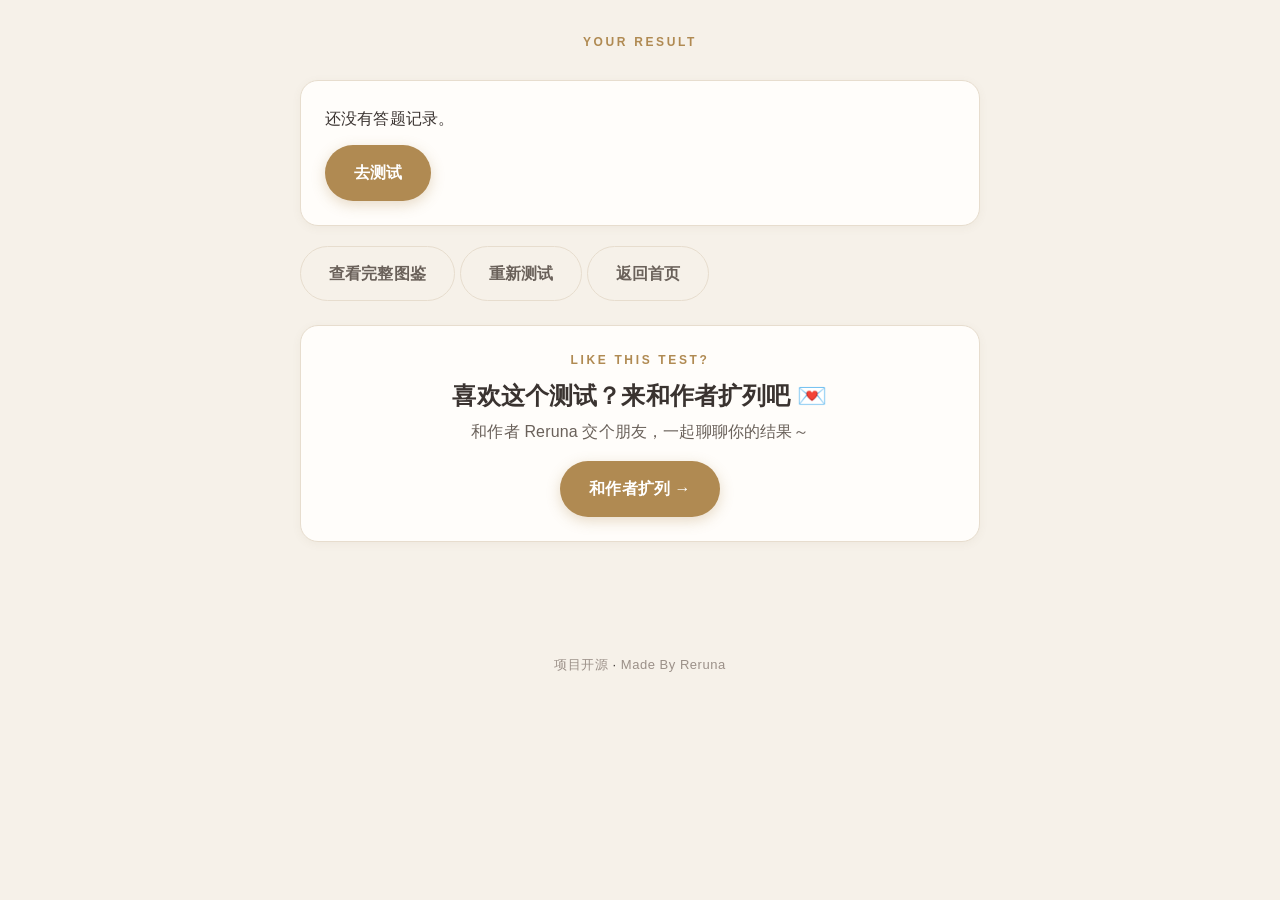
<file: 15test/result.html>
<!DOCTYPE html>
<html lang="zh-CN">
<head>
  <meta charset="UTF-8" />
  <meta name="viewport" content="width=device-width, initial-scale=1.0" />
  <title>你的恋爱系别 · 测试结果</title>
  <link rel="stylesheet" href="css/base.css" />
  <link rel="stylesheet" href="css/components.css" />
  <link rel="stylesheet" href="css/pages.css" />
</head>
<body>
  <main class="wrap" id="result-root">
    <div class="result-head">
      <p class="eyebrow">YOUR RESULT</p>
    </div>

    <div id="sections"><!-- 动态渲染 --></div>

    <div class="cta-row" style="justify-content:center;margin-top:12px">
      <a class="btn btn-ghost" href="codex.html">查看完整图鉴</a>
      <a class="btn btn-ghost" href="test.html?restart=1">重新测试</a>
      <a class="btn btn-ghost" href="index.html">返回首页</a>
    </div>

    <div class="card center author-cta" style="margin-top:24px">
      <p class="eyebrow">LIKE THIS TEST?</p>
      <h2 style="margin:8px 0 6px">喜欢这个测试？来和作者扩列吧 💌</h2>
      <p class="muted" style="margin-bottom:16px">和作者 Reruna 交个朋友，一起聊聊你的结果～</p>
      <a class="btn btn-primary" href="author.html">和作者扩列 →</a>
    </div>
  </main>
  <footer class="site-footer"><a href="opensource.html">项目开源</a> · <a href="author.html">Made By Reruna</a></footer>

  <script type="module" src="js/pages/result.js"></script>
</body>
</html>
</file>
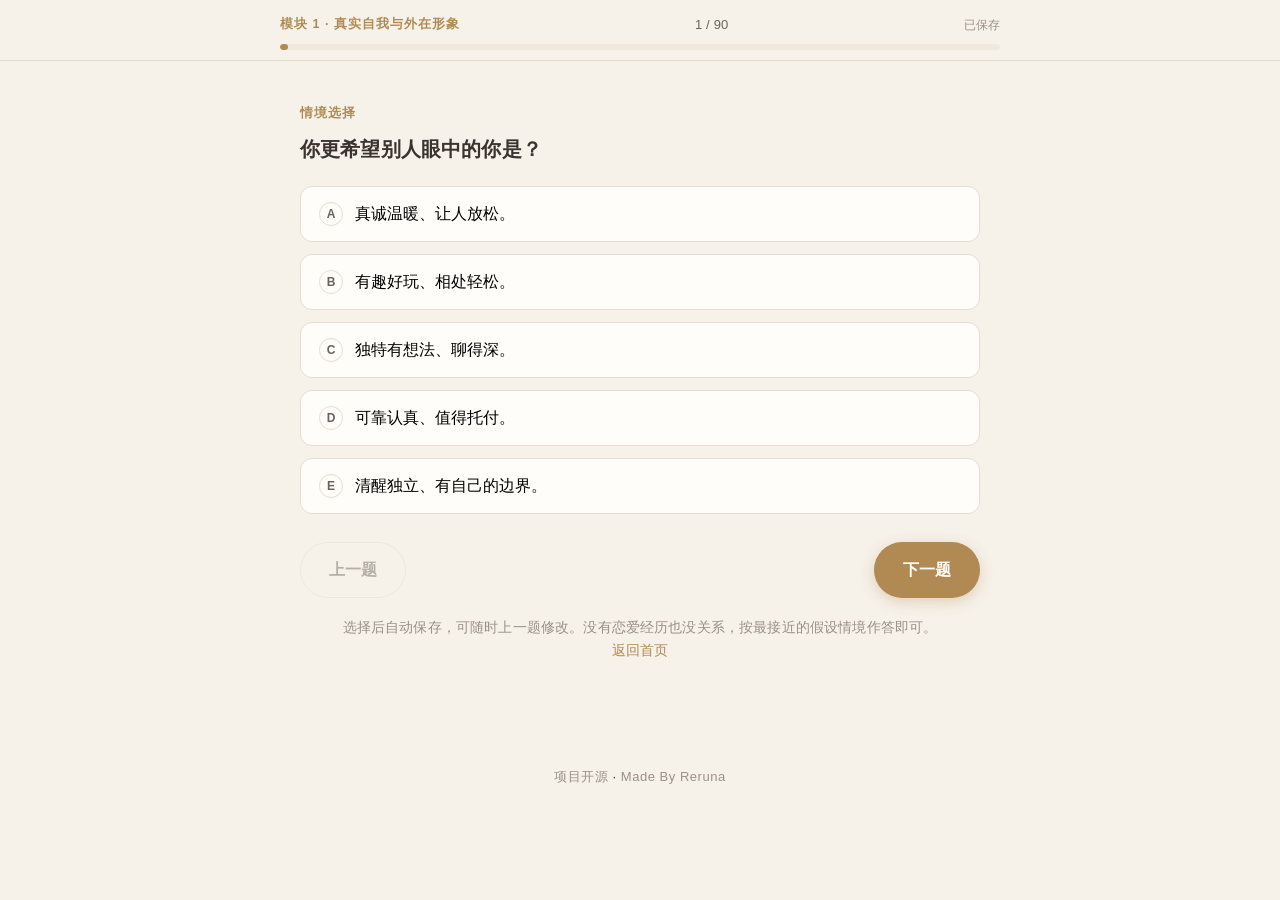
<file: 15test/test.html>
<!DOCTYPE html>
<html lang="zh-CN">
<head>
  <meta charset="UTF-8" />
  <meta name="viewport" content="width=device-width, initial-scale=1.0" />
  <title>答题中 · 恋爱隐藏属性测试</title>
  <link rel="stylesheet" href="css/base.css" />
  <link rel="stylesheet" href="css/components.css" />
  <link rel="stylesheet" href="css/pages.css" />
</head>
<body>
  <header class="test-header">
    <div class="meta-row">
      <span id="module-label" class="module-label">模块</span>
      <span id="counter">0 / 0</span>
      <span id="save-state" class="save-state">已保存</span>
    </div>
    <div class="progress-track"><div class="progress-fill" id="progress-fill" style="width:0%"></div></div>
  </header>

  <main class="wrap">
    <section class="question-block" id="question-block" aria-live="polite">
      <!-- 由 JS 动态渲染 -->
    </section>

    <div class="nav-row">
      <button class="btn btn-ghost" id="prev-btn">上一题</button>
      <button class="btn btn-primary" id="next-btn">下一题</button>
    </div>
    <p class="faint center" style="margin-top:18px;">
      选择后自动保存，可随时上一题修改。没有恋爱经历也没关系，按最接近的假设情境作答即可。<br><a href="index.html">返回首页</a>
    </p>
  </main>
  <footer class="site-footer"><a href="opensource.html">项目开源</a> · <a href="author.html">Made By Reruna</a></footer>

  <script type="module" src="js/pages/test.js"></script>
</body>
</html>
</file>
<file: 15test/css/base.css>
/* base.css —— 设计令牌、重置、排版基础 */

:root {
  /* 背景与中性色 */
  --bg: #f6f1e9;            /* 暖象牙白 */
  --bg-soft: #efe8dc;
  --card: #fffdfa;          /* 卡片白 */
  --border: #e7ddce;        /* 浅灰暖边框 */
  --shadow: 0 6px 24px rgba(120, 100, 70, 0.08);
  --shadow-sm: 0 2px 10px rgba(120, 100, 70, 0.06);

  /* 文字 */
  --ink: #3a3330;           /* 主文字，暖深褐 */
  --ink-soft: #6a615a;      /* 次要文字 */
  --ink-faint: #9b9088;     /* 弱化文字 */

  /* 金棕装饰 */
  --gold: #b08a52;
  --gold-soft: #c9a979;

  /* 五大类型配色（低饱和） */
  --t-natural: #8ba888;     /* 天然系 灰绿 */
  --t-qingfu:  #8fa3bf;     /* 轻浮系 灰蓝 */
  --t-dianbo:  #a593c4;     /* 电波系 淡紫 */
  --t-dilei:   #d08ba3;     /* 地雷系 玫瑰粉 */
  --t-zhongli: #9e5a5a;     /* 重力系 暗红 */

  /* 尺寸 */
  --radius: 18px;
  --radius-sm: 12px;
  --maxw: 720px;
  --gap: 20px;

  color-scheme: light;
}

* { box-sizing: border-box; }

html { -webkit-text-size-adjust: 100%; }

body {
  margin: 0;
  background: var(--bg);
  color: var(--ink);
  font-family: -apple-system, BlinkMacSystemFont, 'Segoe UI', 'PingFang SC',
    'Hiragino Sans GB', 'Microsoft YaHei', 'Noto Sans SC', sans-serif;
  font-size: 16px;
  line-height: 1.7;
  letter-spacing: 0.01em;
  -webkit-font-smoothing: antialiased;
}

h1, h2, h3, h4 { margin: 0; font-weight: 600; line-height: 1.35; }

p { margin: 0 0 0.8em; }

a { color: var(--gold); text-decoration: none; }

img { max-width: 100%; }

/* 英文小标题（section eyebrow） */
.eyebrow {
  font-size: 12px;
  letter-spacing: 0.22em;
  text-transform: uppercase;
  color: var(--gold);
  font-weight: 600;
}

/* 页面容器 */
.wrap {
  max-width: var(--maxw);
  margin: 0 auto;
  padding: 32px 20px 64px;
}

/* 金棕菱形装饰 */
.diamond {
  width: 12px;
  height: 12px;
  background: var(--gold);
  transform: rotate(45deg);
  margin: 0 auto;
  border-radius: 2px;
}

/* 细分隔线 */
.hr {
  height: 1px;
  background: var(--border);
  border: 0;
  margin: 20px 0;
}

/* 工具 class */
.center { text-align: center; }
.muted { color: var(--ink-soft); }
.faint { color: var(--ink-faint); font-size: 14px; }
.hidden { display: none !important; }

/* 无障碍：仅屏幕阅读器 */
.sr-only {
  position: absolute; width: 1px; height: 1px; padding: 0; margin: -1px;
  overflow: hidden; clip: rect(0,0,0,0); white-space: nowrap; border: 0;
}
</file>
<file: 15test/css/components.css>
/* components.css —— 可复用组件：卡片、按钮、标签、进度条、五维条 */

/* 卡片 */
.card {
  background: var(--card);
  border: 1px solid var(--border);
  border-radius: var(--radius);
  box-shadow: var(--shadow-sm);
  padding: 24px;
  margin-bottom: var(--gap);
}

.card-title {
  display: flex;
  align-items: baseline;
  gap: 10px;
  margin-bottom: 14px;
}
.card-title h2 { font-size: 19px; }

/* 按钮 */
.btn {
  display: inline-flex;
  align-items: center;
  justify-content: center;
  gap: 8px;
  font: inherit;
  font-weight: 600;
  cursor: pointer;
  border: 1px solid transparent;
  border-radius: 999px;
  padding: 13px 28px;
  transition: transform .12s ease, box-shadow .12s ease, background .12s ease;
  user-select: none;
}
.btn:active { transform: translateY(1px); }

.btn-primary {
  background: var(--gold);
  color: #fff;
  box-shadow: 0 4px 14px rgba(176, 138, 82, 0.3);
}
.btn-primary:hover { background: var(--gold-soft); }
.btn-primary:disabled { background: #d9cdb8; box-shadow: none; cursor: not-allowed; }

.btn-ghost {
  background: transparent;
  color: var(--ink-soft);
  border-color: var(--border);
}
.btn-ghost:hover { background: var(--bg-soft); }
.btn-ghost:disabled { opacity: .45; cursor: not-allowed; }

/* 类型标签（圆角 pill） */
.type-tag {
  display: inline-flex;
  align-items: center;
  padding: 7px 16px;
  border-radius: 999px;
  font-size: 14px;
  font-weight: 600;
  border: 1px solid var(--border);
  background: var(--card);
  color: var(--ink-soft);
}

/* 五维倾向横条 */
.bar-row {
  display: grid;
  grid-template-columns: 72px 1fr 46px;
  align-items: center;
  gap: 12px;
  margin: 12px 0;
}
.bar-row .bar-label { font-size: 14px; font-weight: 600; }
.bar-track {
  height: 10px;
  background: var(--bg-soft);
  border-radius: 999px;
  overflow: hidden;
}
.bar-fill {
  height: 100%;
  border-radius: 999px;
  transition: width .6s cubic-bezier(.2,.7,.3,1);
}
.bar-row .bar-val { font-size: 13px; color: var(--ink-soft); text-align: right; }

/* 属性小卡 */
.attr-card {
  border: 1px solid var(--border);
  border-radius: var(--radius-sm);
  padding: 16px 18px;
  margin-bottom: 14px;
  background: var(--bg-soft);
}
.attr-card h3 { font-size: 16px; margin-bottom: 4px; }
.attr-card .attr-score { font-size: 13px; color: var(--gold); font-weight: 600; }
.attr-card dl { margin: 10px 0 0; }
.attr-card dt { font-size: 12.5px; color: var(--ink-faint); font-weight: 600; margin-top: 8px; }
.attr-card dd { margin: 2px 0 0; font-size: 14px; }

/* 列表块 */
.list-tight { margin: 6px 0 0; padding-left: 20px; }
.list-tight li { margin: 4px 0; }

/* 免责声明条 */
.disclaimer {
  font-size: 12.5px;
  color: var(--ink-faint);
  background: var(--bg-soft);
  border: 1px dashed var(--border);
  border-radius: var(--radius-sm);
  padding: 12px 16px;
  margin-top: 8px;
}

/* 徽标/标识 */
.brand-mark { font-size: 12px; letter-spacing: .18em; color: var(--gold); font-weight: 600; }
</file>
<file: 15test/css/pages.css>
/* pages.css —— 各页面专属布局 + 响应式 */

/* ========== 首页 ========== */
.home {
  min-height: 100vh;
  display: flex;
  flex-direction: column;
  justify-content: center;
  align-items: center;
  text-align: center;
  padding: 48px 20px;
}
.home .hero { max-width: 560px; }
.home h1 {
  font-size: 40px;
  margin: 18px 0 10px;
  letter-spacing: 0.02em;
}
.home .subtitle {
  font-size: 17px;
  color: var(--ink-soft);
  letter-spacing: 0.18em;
  margin-bottom: 18px;
}
.home .intro {
  font-size: 16px;
  color: var(--ink-soft);
  margin-bottom: 30px;
}
.home .type-tags {
  display: flex;
  flex-wrap: wrap;
  gap: 10px;
  justify-content: center;
  margin-bottom: 36px;
}
.home .cta-row { display: flex; gap: 12px; justify-content: center; flex-wrap: wrap; }
.home .footnote { margin-top: 28px; font-size: 13px; color: var(--ink-faint); }

/* ========== 答题页 ========== */
.test-header {
  position: sticky;
  top: 0;
  background: var(--bg);
  padding: 14px 20px 10px;
  border-bottom: 1px solid var(--border);
  z-index: 10;
}
.test-header .meta-row {
  max-width: var(--maxw);
  margin: 0 auto;
  display: flex;
  justify-content: space-between;
  align-items: center;
  font-size: 13px;
  color: var(--ink-soft);
}
.progress-track {
  max-width: var(--maxw);
  margin: 8px auto 0;
  height: 6px;
  background: var(--bg-soft);
  border-radius: 999px;
  overflow: hidden;
}
.progress-fill {
  height: 100%;
  background: var(--gold);
  border-radius: 999px;
  transition: width .3s ease;
}
.save-state { font-size: 12px; color: var(--ink-faint); }

.question-block { margin-top: 10px; }
.module-label { font-size: 12.5px; color: var(--gold); font-weight: 600; letter-spacing: .08em; }
.question-text {
  font-size: 20px;
  line-height: 1.5;
  margin: 10px 0 22px;
  font-weight: 600;
}
.question-hint { font-size: 13px; color: var(--ink-faint); margin-bottom: 18px; }

/* 选项 */
.options { display: flex; flex-direction: column; gap: 12px; }
.option {
  display: flex;
  align-items: flex-start;
  gap: 12px;
  padding: 15px 18px;
  border: 1px solid var(--border);
  border-radius: var(--radius-sm);
  background: var(--card);
  cursor: pointer;
  transition: border-color .12s, background .12s, box-shadow .12s;
  text-align: left;
  font: inherit;
  width: 100%;
}
.option:hover { border-color: var(--gold-soft); background: var(--bg-soft); }
.option.selected {
  border-color: var(--gold);
  background: #fdf6ea;
  box-shadow: inset 0 0 0 1px var(--gold);
}
.option .opt-key {
  flex: 0 0 auto;
  width: 24px; height: 24px;
  border-radius: 50%;
  border: 1px solid var(--border);
  display: flex; align-items: center; justify-content: center;
  font-size: 12px; font-weight: 700; color: var(--ink-soft);
}
.option.selected .opt-key { background: var(--gold); color: #fff; border-color: var(--gold); }
.option .opt-text { flex: 1; font-size: 15.5px; line-height: 1.5; }

.nav-row {
  display: flex;
  justify-content: space-between;
  gap: 12px;
  margin-top: 28px;
}

/* ========== 结果页 ========== */
.result-head { text-align: center; margin-bottom: 28px; }

/* 主类型卡片 */
.main-type-card {
  text-align: center;
  padding: 34px 24px;
  position: relative;
}
.main-type-card .your-type { font-size: 12px; letter-spacing: .28em; color: var(--gold); }
.main-type-card .type-badge {
  display: inline-block;
  margin: 14px auto 6px;
  padding: 5px 16px;
  border-radius: 999px;
  font-size: 13px;
  font-weight: 600;
  color: #fff;
}
.main-type-card .type-name-cn { font-size: 38px; margin: 6px 0 2px; }
.main-type-card .type-name-en { font-size: 13px; letter-spacing: .3em; color: var(--ink-faint); }
.main-type-card .type-keywords {
  display: flex; gap: 10px; justify-content: center; margin: 16px 0;
  font-size: 13px; color: var(--ink-soft);
}
.main-type-card .type-keywords span::before { content: '· '; color: var(--gold); }
.main-type-card .type-desc { max-width: 520px; margin: 0 auto; color: var(--ink-soft); }
.main-type-card .type-score {
  display: inline-block; margin-top: 14px; font-size: 13px; color: var(--gold); font-weight: 600;
}
.main-type-card .divider-fine {
  width: 60px; height: 1px; background: var(--border); margin: 20px auto 0;
}

.subtype-note { font-size: 14px; color: var(--ink-soft); margin-top: 10px; }

/* 需求排序条 */
.need-row { display: flex; align-items: center; gap: 12px; margin: 10px 0; }
.need-row .need-name { flex: 0 0 92px; font-size: 14px; font-weight: 600; }
.need-row .need-track { flex: 1; height: 8px; background: var(--bg-soft); border-radius: 999px; overflow: hidden; }
.need-row .need-fill { height: 100%; background: var(--gold-soft); border-radius: 999px; }

/* 15 维降序排行条 */
.rank-item { margin: 14px 0; }
.rank-head { display: flex; align-items: baseline; gap: 10px; margin-bottom: 6px; }
.rank-head .rank-no {
  flex: 0 0 auto; width: 20px; height: 20px; border-radius: 50%;
  background: var(--bg-soft); color: var(--ink-soft);
  font-size: 11px; font-weight: 700; display: inline-flex; align-items: center; justify-content: center;
}
.rank-head .rank-name { flex: 1; font-size: 15px; font-weight: 600; }
.rank-head .rank-score { font-size: 13px; color: var(--ink-soft); font-weight: 600; }
.rank-desc { margin: 6px 0 0; font-size: 12.5px; color: var(--ink-faint); line-height: 1.55; }

/* 反差块 */
.contrast-item {
  padding: 14px 18px;
  border-left: 3px solid var(--gold);
  background: var(--bg-soft);
  border-radius: 0 var(--radius-sm) var(--radius-sm) 0;
  margin-bottom: 12px;
}
.contrast-item .think { color: var(--ink-soft); }
.contrast-item .actual { font-weight: 600; margin-top: 4px; }

/* 匹配块 */
.match-item { margin-bottom: 16px; }
.match-item h3 { font-size: 15px; margin-bottom: 4px; }
.match-tag { font-size: 12px; padding: 2px 10px; border-radius: 999px; background: var(--bg-soft); color: var(--ink-soft); }

/* 页脚 Made By Reruna */
.site-footer {
  text-align: center;
  padding: 28px 20px 36px;
  font-size: 13px;
  letter-spacing: .04em;
}
.site-footer a {
  color: var(--ink-faint);
  text-decoration: none;
}
.site-footer a:hover { color: var(--gold); }

/* ========== 图鉴页 ========== */
.codex-section { margin-bottom: 36px; }
.codex-grid { display: grid; gap: 16px; }
.codex-entry {
  border: 1px solid var(--border);
  border-radius: var(--radius-sm);
  padding: 18px 20px;
  background: var(--card);
}
.codex-entry h3 { font-size: 17px; display: flex; align-items: center; gap: 8px; }
.codex-entry .en { font-size: 11px; letter-spacing: .2em; color: var(--ink-faint); }
.codex-entry .kw { font-size: 13px; color: var(--gold); margin: 4px 0 8px; }
.codex-entry dl { margin: 0; }
.codex-entry dt { font-size: 12.5px; color: var(--ink-faint); font-weight: 600; margin-top: 10px; }
.codex-entry dd { margin: 2px 0 0; font-size: 14px; }
.color-dot { width: 12px; height: 12px; border-radius: 50%; display: inline-block; }

.topbar {
  display: flex; justify-content: space-between; align-items: center;
  max-width: var(--maxw); margin: 0 auto; padding: 16px 20px;
}

/* ========== 响应式 ========== */
@media (max-width: 480px) {
  .home h1 { font-size: 32px; }
  .main-type-card .type-name-cn { font-size: 30px; }
  .question-text { font-size: 18px; }
  .wrap { padding: 24px 16px 56px; }
  .bar-row { grid-template-columns: 60px 1fr 40px; gap: 8px; }
  .need-row .need-name { flex-basis: 76px; font-size: 13px; }
}
</file>
<file: dancing/assets/css/style.css>
/* ========================================
   漫喵-预制随舞音频选择目录 — 样式表
   紫/白配色 · 移动优先 · 卡片式布局
   ======================================== */

/* --- Reset & Base --- */
*, *::before, *::after { box-sizing: border-box; margin: 0; padding: 0; }

:root {
  --primary: #6366f1;       /* 紫 */
  --primary-light: #eef2ff;
  --primary-dark: #4338ca;
  --accent: #f59e0b;        /* 琥珀 */
  --bg: #f8fafc;
  --surface: #ffffff;
  --text: #1e293b;
  --text-secondary: #64748b;
  --text-muted: #94a3b8;
  --border: #e2e8f0;
  --shadow-sm: 0 1px 3px rgba(0,0,0,.08);
  --shadow: 0 4px 12px rgba(0,0,0,.08);
  --shadow-lg: 0 12px 40px rgba(0,0,0,.12);
  --radius: 12px;
  --radius-sm: 8px;
  --transition: 0.2s ease;
  --max-width: 800px;
}

html { font-size: 16px; -webkit-text-size-adjust: 100%; }
body {
  font-family: -apple-system, BlinkMacSystemFont, "Segoe UI", "PingFang SC",
    "Microsoft YaHei", "Helvetica Neue", sans-serif;
  background: var(--bg);
  color: var(--text);
  line-height: 1.6;
  min-height: 100vh;
  -webkit-font-smoothing: antialiased;
}

a { color: var(--primary); text-decoration: none; }
a:hover { text-decoration: underline; }

/* --- App Shell --- */
.app-header {
  background: linear-gradient(135deg, var(--primary), var(--primary-dark));
  color: #fff;
  padding: 16px 20px;
  text-align: center;
  position: sticky;
  top: 0;
  z-index: 100;
  box-shadow: 0 2px 8px rgba(0,0,0,.15);
}
.app-header h1 { font-size: 1.15rem; font-weight: 600; letter-spacing: .5px; }
.app-main { max-width: var(--max-width); margin: 0 auto; padding: 16px; }
.app-footer {
  text-align: center;
  padding: 24px 16px;
  color: var(--text-muted);
  font-size: .8rem;
  border-top: 1px solid var(--border);
  margin-top: 40px;
}

/* --- Notice Banner --- */
.notice-banner {
  background: linear-gradient(135deg, #fffbeb, #fef3c7);
  border: 1.5px solid #f59e0b;
  border-radius: var(--radius);
  padding: 14px 16px;
  margin-bottom: 20px;
  font-size: .85rem;
  line-height: 1.7;
  color: #92400e;
  position: relative;
}
.notice-banner::before {
  content: "⚠";
  font-size: 1.2rem;
  margin-right: 6px;
}
.notice-banner strong { color: #b45309; }

/* --- Breadcrumb --- */
.breadcrumb {
  display: flex;
  align-items: center;
  gap: 8px;
  margin-bottom: 16px;
  font-size: .9rem;
}
.breadcrumb a, .breadcrumb .sep { color: var(--text-secondary); }
.breadcrumb a:hover { color: var(--primary); text-decoration: none; }
.breadcrumb .current { color: var(--text); font-weight: 500; }

/* --- Back Button --- */
.btn-back {
  display: inline-flex;
  align-items: center;
  gap: 6px;
  background: var(--surface);
  border: 1px solid var(--border);
  border-radius: var(--radius-sm);
  padding: 10px 18px;
  font-size: .9rem;
  color: var(--text);
  cursor: pointer;
  transition: all var(--transition);
  margin-bottom: 20px;
  text-decoration: none !important;
}
.btn-back:hover { background: var(--bg); border-color: var(--primary); color: var(--primary); }
.btn-back:focus-visible { outline: 2px solid var(--primary); outline-offset: 2px; }
.btn-back svg { width: 16px; height: 16px; }

/* --- Section Title --- */
.section-title {
  font-size: 1.1rem;
  font-weight: 600;
  margin-bottom: 12px;
  color: var(--text);
  display: flex;
  align-items: center;
  gap: 8px;
}
.section-title .icon { font-size: 1.2rem; }

/* --- Duration Cards --- */
.duration-list { display: flex; flex-direction: column; gap: 12px; }
.duration-card {
  display: flex;
  align-items: center;
  justify-content: space-between;
  background: var(--surface);
  border: 1px solid var(--border);
  border-radius: var(--radius);
  padding: 18px 20px;
  cursor: pointer;
  transition: all var(--transition);
  text-decoration: none !important;
  box-shadow: var(--shadow-sm);
}
.duration-card:hover {
  border-color: var(--primary);
  box-shadow: var(--shadow);
  transform: translateY(-1px);
}
.duration-card:focus-visible { outline: 2px solid var(--primary); outline-offset: 2px; }
.duration-card .card-left { display: flex; align-items: center; gap: 14px; }
.duration-card .card-icon {
  width: 44px; height: 44px;
  background: var(--primary-light);
  border-radius: var(--radius-sm);
  display: flex; align-items: center; justify-content: center;
  font-size: 1.3rem;
}
.duration-card .card-name { font-size: 1rem; font-weight: 600; color: var(--text); }
.duration-card .card-desc { font-size: .8rem; color: var(--text-secondary); margin-top: 2px; }
.duration-card .card-count {
  font-size: .85rem;
  color: var(--text-secondary);
  background: var(--bg);
  padding: 4px 12px;
  border-radius: 20px;
  white-space: nowrap;
}
.duration-card .card-arrow { color: var(--text-muted); margin-left: 8px; font-size: 1.1rem; }

/* --- Entry Cards --- */
.entry-list { display: flex; flex-direction: column; gap: 12px; }
.entry-card {
  display: block;
  background: var(--surface);
  border: 1px solid var(--border);
  border-radius: var(--radius);
  padding: 18px 20px;
  cursor: pointer;
  transition: all var(--transition);
  text-decoration: none !important;
  box-shadow: var(--shadow-sm);
}
.entry-card:hover { border-color: var(--primary); box-shadow: var(--shadow); transform: translateY(-1px); }
.entry-card:focus-visible { outline: 2px solid var(--primary); outline-offset: 2px; }
.entry-card .entry-header { display: flex; justify-content: space-between; align-items: center; flex-wrap: wrap; gap: 8px; }
.entry-card .entry-label { font-size: 1rem; font-weight: 600; color: var(--text); }
.entry-card .entry-meta { font-size: .8rem; color: var(--text-secondary); margin-top: 4px; }

/* --- Tags --- */
.tags { display: flex; flex-wrap: wrap; gap: 6px; }
.tag {
  display: inline-block;
  padding: 3px 10px;
  border-radius: 20px;
  font-size: .75rem;
  font-weight: 500;
  line-height: 1.5;
  white-space: nowrap;
}

/* --- Detail Page --- */
.detail-card {
  background: var(--surface);
  border: 1px solid var(--border);
  border-radius: var(--radius);
  padding: 24px;
  box-shadow: var(--shadow-sm);
}
.detail-card .detail-title {
  font-size: 1.2rem;
  font-weight: 600;
  margin-bottom: 6px;
}
.detail-card .detail-subtitle {
  font-size: .9rem;
  color: var(--text-secondary);
  margin-bottom: 16px;
}
.detail-card .detail-tags { margin-bottom: 20px; }

.detail-actions {
  display: flex;
  flex-direction: column;
  gap: 10px;
  margin-top: 20px;
}
@media (min-width: 500px) {
  .detail-actions { flex-direction: row; }
}

.btn {
  display: inline-flex;
  align-items: center;
  justify-content: center;
  gap: 8px;
  padding: 14px 24px;
  border: none;
  border-radius: var(--radius-sm);
  font-size: .95rem;
  font-weight: 500;
  cursor: pointer;
  transition: all var(--transition);
  text-decoration: none !important;
  white-space: nowrap;
}
.btn:focus-visible { outline: 2px solid var(--primary); outline-offset: 2px; }
.btn-primary { background: var(--primary); color: #fff; }
.btn-primary:hover { background: var(--primary-dark); }
.btn-secondary { background: var(--primary-light); color: var(--primary); border: 1px solid var(--primary); }
.btn-secondary:hover { background: #e0e7ff; }
.btn-outline { background: var(--surface); color: var(--text); border: 1.5px solid var(--border); }
.btn-outline:hover { border-color: var(--primary); color: var(--primary); }
.btn-download { background: #10b981; color: #fff; }
.btn-download:hover { background: #059669; }
.btn svg { width: 18px; height: 18px; flex-shrink: 0; }

/* --- Modal --- */
.modal-overlay {
  position: fixed; inset: 0;
  background: rgba(15,23,42,.5);
  backdrop-filter: blur(4px);
  display: flex; align-items: center; justify-content: center;
  z-index: 1000;
  padding: 16px;
  animation: fadeIn .2s ease;
}
.modal-overlay.closing { animation: fadeOut .15s ease forwards; }
.modal-content {
  background: var(--surface);
  border-radius: var(--radius);
  width: 100%;
  max-width: 520px;
  max-height: 80vh;
  display: flex;
  flex-direction: column;
  box-shadow: var(--shadow-lg);
  animation: slideUp .25s ease;
}
.modal-overlay.closing .modal-content { animation: slideDown .15s ease forwards; }
.modal-header {
  display: flex; align-items: center; justify-content: space-between;
  padding: 16px 20px;
  border-bottom: 1px solid var(--border);
}
.modal-header h2 { font-size: 1rem; font-weight: 600; }
.modal-close {
  width: 32px; height: 32px;
  border: none; background: none;
  font-size: 1.2rem; cursor: pointer;
  border-radius: 50%;
  display: flex; align-items: center; justify-content: center;
  color: var(--text-secondary);
  transition: all var(--transition);
}
.modal-close:hover { background: var(--bg); color: var(--text); }
.modal-body { padding: 20px; overflow-y: auto; flex: 1; }

/* playlist list */
.playlist-list { list-style: none; counter-reset: item; }
.playlist-list li {
  padding: 8px 0;
  border-bottom: 1px solid var(--border);
  font-size: .9rem;
  counter-increment: item;
  display: flex; gap: 10px;
}
.playlist-list li:last-child { border-bottom: none; }
.playlist-list li::before {
  content: counter(item);
  color: var(--text-muted);
  min-width: 28px;
  text-align: right;
  font-size: .8rem;
}
.file-info-table { width: 100%; border-collapse: collapse; }
.file-info-table tr { border-bottom: 1px solid var(--border); }
.file-info-table tr:last-child { border-bottom: none; }
.file-info-table td {
  padding: 10px 12px;
  font-size: .9rem;
}
.file-info-table td:first-child {
  color: var(--text-secondary);
  width: 100px;
  white-space: nowrap;
  font-weight: 500;
}

/* --- Empty State --- */
.empty-state {
  text-align: center;
  padding: 60px 20px;
  color: var(--text-muted);
}
.empty-state .empty-icon {
  font-size: 3rem;
  margin-bottom: 12px;
}
.empty-state p { font-size: .95rem; }

/* --- Error State --- */
.error-state {
  text-align: center;
  padding: 40px 20px;
  color: #dc2626;
  background: #fef2f2;
  border-radius: var(--radius);
  border: 1px solid #fecaca;
}
.error-state .error-icon { font-size: 2rem; margin-bottom: 8px; }

/* --- Loading --- */
.loading {
  text-align: center;
  padding: 40px;
  color: var(--text-muted);
}
.spinner {
  width: 32px; height: 32px;
  border: 3px solid var(--border);
  border-top-color: var(--primary);
  border-radius: 50%;
  animation: spin .7s linear infinite;
  margin: 0 auto 12px;
}

/* --- Animations --- */
@keyframes fadeIn { from { opacity: 0; } to { opacity: 1; } }
@keyframes fadeOut { from { opacity: 1; } to { opacity: 0; } }
@keyframes slideUp { from { opacity: 0; transform: translateY(30px); } to { opacity: 1; transform: translateY(0); } }
@keyframes slideDown { from { opacity: 1; transform: translateY(0); } to { opacity: 0; transform: translateY(30px); } }
@keyframes spin { to { transform: rotate(360deg); } }

/* --- Responsive --- */
@media (min-width: 768px) {
  .app-header h1 { font-size: 1.3rem; }
  .app-main { padding: 24px; }
}

/* --- Focus visible for keyboard users --- */
:focus-visible { outline: 2px solid var(--primary); outline-offset: 2px; }
.btn-back:focus-visible, .duration-card:focus-visible, .entry-card:focus-visible {
  outline: 2px solid var(--primary); outline-offset: 2px;
}

/* --- Item Grid (Level 3) --- */
.item-grid {
  display: grid;
  grid-template-columns: 1fr;
  gap: 12px;
}
@media (min-width: 400px) {
  .item-grid { grid-template-columns: repeat(2, 1fr); }
}
@media (min-width: 600px) {
  .item-grid { grid-template-columns: repeat(3, 1fr); }
}

.item-card {
  display: block;
  background: var(--surface);
  border: 1px solid var(--border);
  border-radius: var(--radius);
  overflow: hidden;
  cursor: pointer;
  transition: all var(--transition);
  text-decoration: none !important;
  box-shadow: var(--shadow-sm);
}
.item-card:hover { border-color: var(--primary); box-shadow: var(--shadow); transform: translateY(-2px); }
.item-card:focus-visible { outline: 2px solid var(--primary); outline-offset: 2px; }

.item-cover {
  width: 100%;
  height: 0;
  padding-bottom: 100%;
  background: var(--primary-light) center/cover no-repeat;
  position: relative;
}
.item-cover-default {
  display: flex;
  align-items: center;
  justify-content: center;
  font-size: 2.5rem;
  background: var(--primary-light);
  padding-bottom: 0;
  height: auto;
  aspect-ratio: 1;
}
.item-body { padding: 12px 14px; }
.item-title {
  font-size: .9rem;
  font-weight: 600;
  color: var(--text);
  white-space: nowrap;
  overflow: hidden;
  text-overflow: ellipsis;
}
.item-meta {
  font-size: .8rem;
  color: var(--text-secondary);
  margin-top: 4px;
}

/* --- Warning Strip --- */
.warn-red {
  color: #dc2626;
  font-weight: 600;
}
.warning-strip {
  background: #fef2f2;
  border: 1.5px solid #dc2626;
  border-radius: var(--radius-sm);
  padding: 10px 16px;
  margin: 16px 0;
  color: #b91c1c;
  font-size: .88rem;
  font-weight: 600;
  text-align: center;
}

/* --- Detail Cover --- */
.detail-cover {
  width: 100%;
  max-height: 300px;
  object-fit: cover;
  border-radius: var(--radius-sm);
  margin-bottom: 16px;
}

/* --- SR-only --- */
.sr-only {
  position: absolute; width: 1px; height: 1px;
  padding: 0; margin: -1px; overflow: hidden;
  clip: rect(0,0,0,0); border: 0;
}
</file>
<file: ticket/styles/main.css>
/* 官方票代身份核对系统样式 */

/* 重置和基础样式 */
* {
  margin: 0;
  padding: 0;
  box-sizing: border-box;
}

:root {
  /* 主题色 - 动漫展风格 */
  --primary-color: #ff6b9d;
  --primary-dark: #e91e63;
  --primary-light: #ffc1d4;
  --secondary-color: #7c4dff;
  --success-color: #4caf50;
  --error-color: #f44336;
  
  /* 背景色 */
  --bg-gradient: linear-gradient(135deg, #667eea 0%, #764ba2 100%);
  --bg-light: #f5f5f5;
  --card-bg: #ffffff;
  
  /* 文字颜色 */
  --text-primary: #333333;
  --text-secondary: #666666;
  --text-light: #999999;
  
  /* 边框和阴影 */
  --border-color: #e0e0e0;
  --shadow-sm: 0 2px 8px rgba(0, 0, 0, 0.1);
  --shadow-md: 0 4px 16px rgba(0, 0, 0, 0.15);
  --shadow-lg: 0 8px 32px rgba(0, 0, 0, 0.2);
  
  /* 圆角 */
  --radius-sm: 8px;
  --radius-md: 12px;
  --radius-lg: 16px;
  
  /* 过渡 */
  --transition: all 0.3s ease;
}

body {
  font-family: -apple-system, BlinkMacSystemFont, 'Segoe UI', 'PingFang SC', 'Hiragino Sans GB', 'Microsoft YaHei', sans-serif;
  background: var(--bg-gradient);
  color: var(--text-primary);
  line-height: 1.6;
  min-height: 100vh;
  display: flex;
  flex-direction: column;
}

/* 主容器 */
.container {
  max-width: 800px;
  width: 100%;
  margin: 0 auto;
  padding: 20px;
  display: flex;
  flex-direction: column;
  min-height: 100vh;
}

/* 头部样式 */
.header {
  text-align: center;
  padding: 40px 20px;
  background: rgba(255, 255, 255, 0.95);
  border-radius: var(--radius-lg);
  box-shadow: var(--shadow-lg);
  margin-bottom: 30px;
  animation: slideDown 0.5s ease;
}

.header-title {
  font-size: 32px;
  font-weight: 700;
  background: linear-gradient(135deg, var(--primary-color), var(--secondary-color));
  -webkit-background-clip: text;
  -webkit-text-fill-color: transparent;
  background-clip: text;
  margin-bottom: 10px;
  letter-spacing: 2px;
}

.header-subtitle {
  font-size: 18px;
  color: var(--text-secondary);
  font-weight: 500;
}

/* 主要内容区 */
.main {
  flex: 1;
  display: flex;
  flex-direction: column;
  gap: 30px;
}

/* 查询区域 */
.query-section {
  background: rgba(255, 255, 255, 0.95);
  border-radius: var(--radius-lg);
  padding: 40px;
  box-shadow: var(--shadow-lg);
  animation: fadeIn 0.6s ease;
}

.query-box {
  display: flex;
  flex-direction: column;
  gap: 20px;
}

.query-label {
  font-size: 16px;
  font-weight: 600;
  color: var(--text-primary);
  text-align: center;
}

.query-input {
  width: 100%;
  padding: 16px 20px;
  font-size: 16px;
  border: 2px solid var(--border-color);
  border-radius: var(--radius-md);
  transition: var(--transition);
  outline: none;
}

.query-input:focus {
  border-color: var(--primary-color);
  box-shadow: 0 0 0 3px rgba(255, 107, 157, 0.1);
}

.query-input::placeholder {
  color: var(--text-light);
}

.query-button {
  padding: 16px 32px;
  font-size: 16px;
  font-weight: 600;
  color: #ffffff;
  background: linear-gradient(135deg, var(--primary-color), var(--secondary-color));
  border: none;
  border-radius: var(--radius-md);
  cursor: pointer;
  transition: var(--transition);
  box-shadow: var(--shadow-sm);
}

.query-button:hover {
  transform: translateY(-2px);
  box-shadow: var(--shadow-md);
}

.query-button:active {
  transform: translateY(0);
}

.query-button:disabled {
  opacity: 0.6;
  cursor: not-allowed;
  transform: none;
}

.button-loading {
  display: inline-flex;
  align-items: center;
  gap: 8px;
}

/* 结果展示区 */
.result-section {
  background: rgba(255, 255, 255, 0.95);
  border-radius: var(--radius-lg);
  padding: 30px;
  box-shadow: var(--shadow-lg);
  animation: slideUp 0.5s ease;
}

/* 成功结果 */
.result-success {
  text-align: center;
}

.success-icon {
  width: 80px;
  height: 80px;
  margin: 0 auto 20px;
  background: var(--success-color);
  border-radius: 50%;
  display: flex;
  align-items: center;
  justify-content: center;
  animation: bounceIn 0.6s ease;
}

.success-icon::after {
  content: '✓';
  font-size: 48px;
  color: white;
  font-weight: bold;
}

.success-title {
  font-size: 24px;
  font-weight: 700;
  color: var(--success-color);
  margin-bottom: 20px;
}

/* 失败结果 */
.result-fail {
  text-align: center;
}

.fail-icon {
  width: 80px;
  height: 80px;
  margin: 0 auto 20px;
  background: var(--error-color);
  border-radius: 50%;
  display: flex;
  align-items: center;
  justify-content: center;
  animation: shake 0.5s ease;
}

.fail-icon::after {
  content: '✗';
  font-size: 48px;
  color: white;
  font-weight: bold;
}

.fail-title {
  font-size: 24px;
  font-weight: 700;
  color: var(--error-color);
  margin-bottom: 10px;
}

.fail-message {
  font-size: 16px;
  color: var(--text-secondary);
  line-height: 1.8;
}

/* 信息卡片 */
.info-card {
  background: var(--bg-light);
  border-radius: var(--radius-md);
  padding: 24px;
  margin-top: 20px;
}

.info-title {
  font-size: 18px;
  font-weight: 600;
  color: var(--text-primary);
  margin-bottom: 16px;
  text-align: center;
}

.info-grid {
  display: grid;
  grid-template-columns: repeat(auto-fit, minmax(200px, 1fr));
  gap: 16px;
}

.info-item {
  display: flex;
  flex-direction: column;
  gap: 6px;
  padding: 12px;
  background: white;
  border-radius: var(--radius-sm);
  border-left: 3px solid var(--primary-color);
}

.info-label {
  font-size: 13px;
  color: var(--text-light);
  font-weight: 500;
}

.info-value {
  font-size: 16px;
  color: var(--text-primary);
  font-weight: 600;
}

/* 底部 */
.footer {
  text-align: center;
  padding: 30px 20px;
  margin-top: 30px;
}

.footer-text {
  font-size: 14px;
  color: rgba(255, 255, 255, 0.9);
}

.footer-text a {
  color: rgba(255, 255, 255, 0.9);
  text-decoration: none;
  transition: var(--transition);
}

.footer-text a:hover {
  color: white;
  text-decoration: underline;
}

/* 动画 */
@keyframes slideDown {
  from {
    opacity: 0;
    transform: translateY(-20px);
  }
  to {
    opacity: 1;
    transform: translateY(0);
  }
}

@keyframes slideUp {
  from {
    opacity: 0;
    transform: translateY(20px);
  }
  to {
    opacity: 1;
    transform: translateY(0);
  }
}

@keyframes fadeIn {
  from {
    opacity: 0;
  }
  to {
    opacity: 1;
  }
}

@keyframes bounceIn {
  0% {
    transform: scale(0);
  }
  50% {
    transform: scale(1.1);
  }
  100% {
    transform: scale(1);
  }
}

@keyframes shake {
  0%, 100% {
    transform: translateX(0);
  }
  25% {
    transform: translateX(-10px);
  }
  75% {
    transform: translateX(10px);
  }
}

/* 响应式设计 */
@media (max-width: 640px) {
  .container {
    padding: 15px;
  }
  
  .header {
    padding: 30px 15px;
  }
  
  .header-title {
    font-size: 24px;
  }
  
  .header-subtitle {
    font-size: 16px;
  }
  
  .query-section {
    padding: 25px 20px;
  }
  
  .info-grid {
    grid-template-columns: 1fr;
  }
  
  .success-icon,
  .fail-icon {
    width: 60px;
    height: 60px;
  }
  
  .success-icon::after,
  .fail-icon::after {
    font-size: 36px;
  }
}

/* 深色模式支持 */
@media (prefers-color-scheme: dark) {
  :root {
    --card-bg: #1e1e1e;
    --text-primary: #e0e0e0;
    --text-secondary: #b0b0b0;
    --bg-light: #2a2a2a;
    --border-color: #404040;
  }
  
  body {
    background: linear-gradient(135deg, #1a1a2e 0%, #16213e 100%);
  }
  
  .header,
  .query-section,
  .result-section {
    background: rgba(30, 30, 30, 0.95);
  }
  
  .query-input {
    background: #2a2a2a;
    color: #e0e0e0;
    border-color: #404040;
  }
  
  .info-item {
    background: #1e1e1e;
  }
}
</file>
